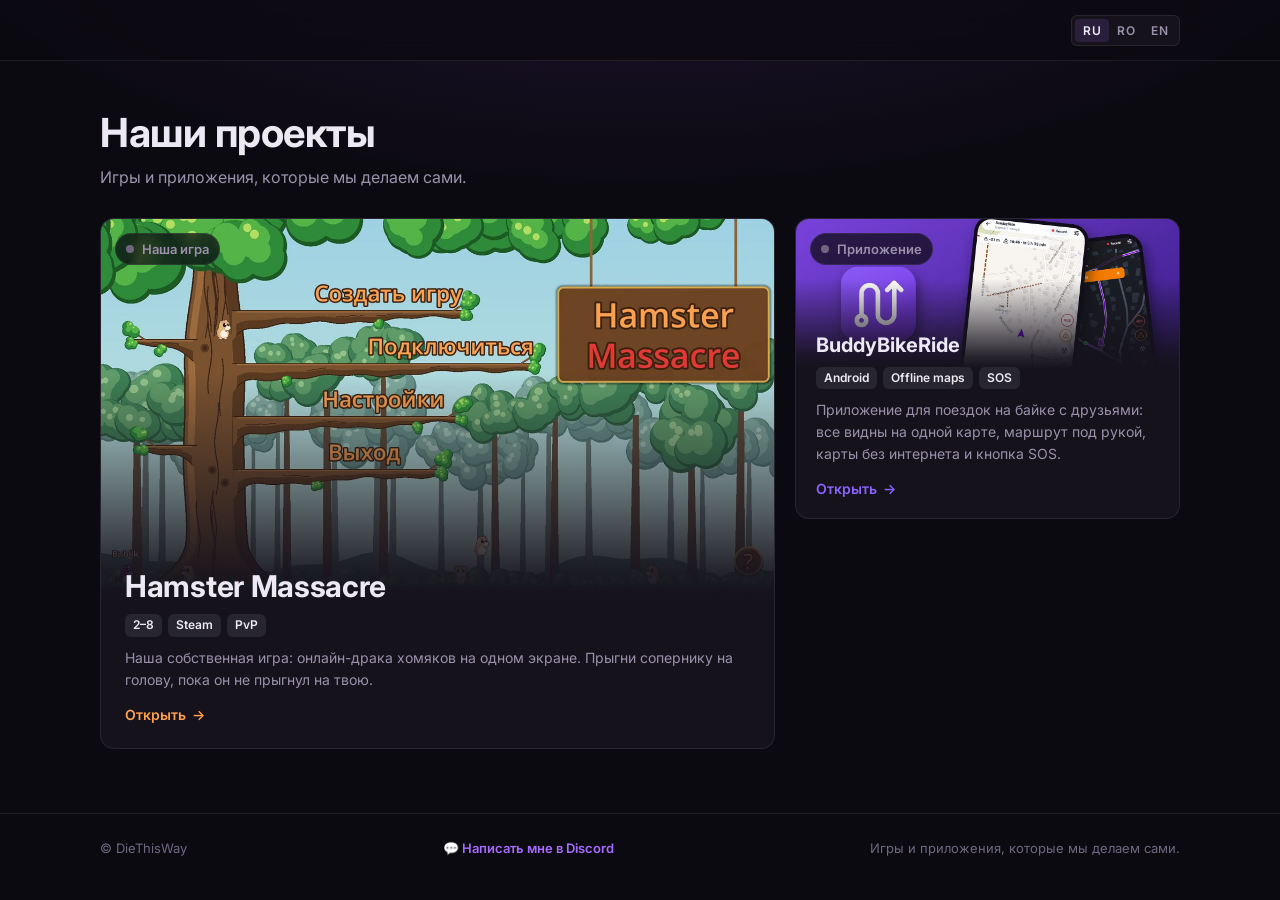
<file: index.html>
<!doctype html>
<html lang="ru">
<head>
    <meta charset="utf-8">
    <meta name="viewport" content="width=device-width, initial-scale=1">
    <title>DieThisWay — проекты</title>
    <meta name="description" content="Hamster Massacre и BuddyBikeRide: игра и приложение, которые мы делаем сами.">
    <meta name="theme-color" content="#0c0a11">
    <link rel="icon" href="/favicon.svg" type="image/svg+xml">
    <link rel="alternate icon" href="/favicon.ico" sizes="any">
    <link rel="apple-touch-icon" href="/favicon-192.png">
    <link rel="preconnect" href="https://fonts.googleapis.com">
    <link rel="preconnect" href="https://fonts.gstatic.com" crossorigin>
    <link rel="stylesheet" href="https://fonts.googleapis.com/css2?family=Inter:wght@400;600;700&family=MedievalSharp&display=swap">
    <link rel="stylesheet" href="/css/site.css">
    <link rel="stylesheet" href="/css/portal.css">
    <script src="/js/common.js" defer></script>
    <script src="/js/ro.js" defer></script>
    <script src="/js/home.js" defer></script>
</head>
<body>
    <header class="site-header">
        <div class="page">
            <span aria-hidden="true"></span>
            <nav class="header-nav" aria-label="Язык" data-i18n-aria="ariaLang">
                <div class="lang-switch" role="group">
                    <button type="button" data-lang="ru">RU</button>
                    <button type="button" data-lang="ro">RO</button>
                    <button type="button" data-lang="en">EN</button>
                </div>
            </nav>
        </div>
    </header>

    <main class="page">
        <section class="intro">
            <h1 data-i18n="projectsTitle">Наши проекты</h1>
            <p class="intro-lead" data-i18n="projectsLead">Игры и приложения, которые мы делаем сами.</p>
        </section>
        <section class="games" id="cards" aria-label="Проекты"></section>
    </main>

    <footer class="site-footer">
        <div class="page">
            <span>© DieThisWay</span>
            <button type="button" class="footer-link" data-discord data-i18n="writeMe">💬 Написать мне в Discord</button>
            <span data-i18n="footerNote">Игры и приложения, которые мы делаем сами.</span>
        </div>
    </footer>
</body>
</html>
</file>
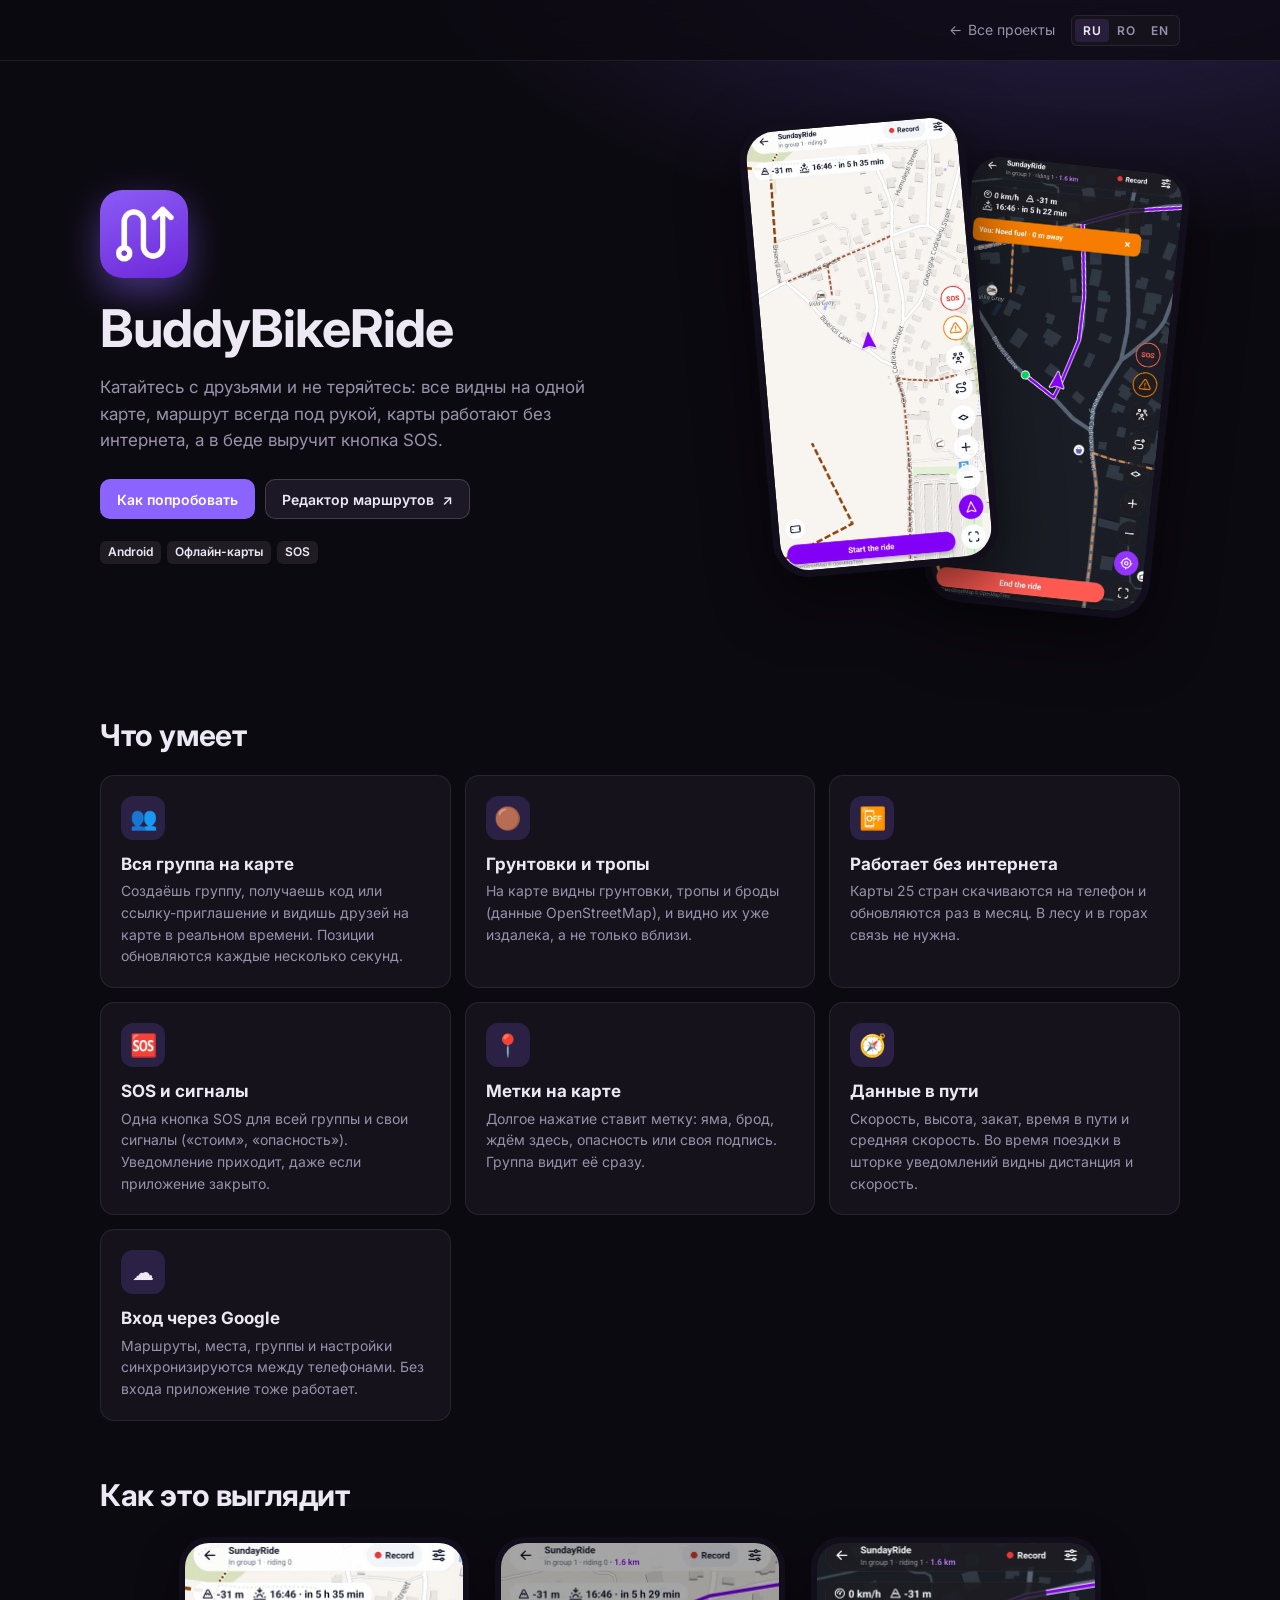
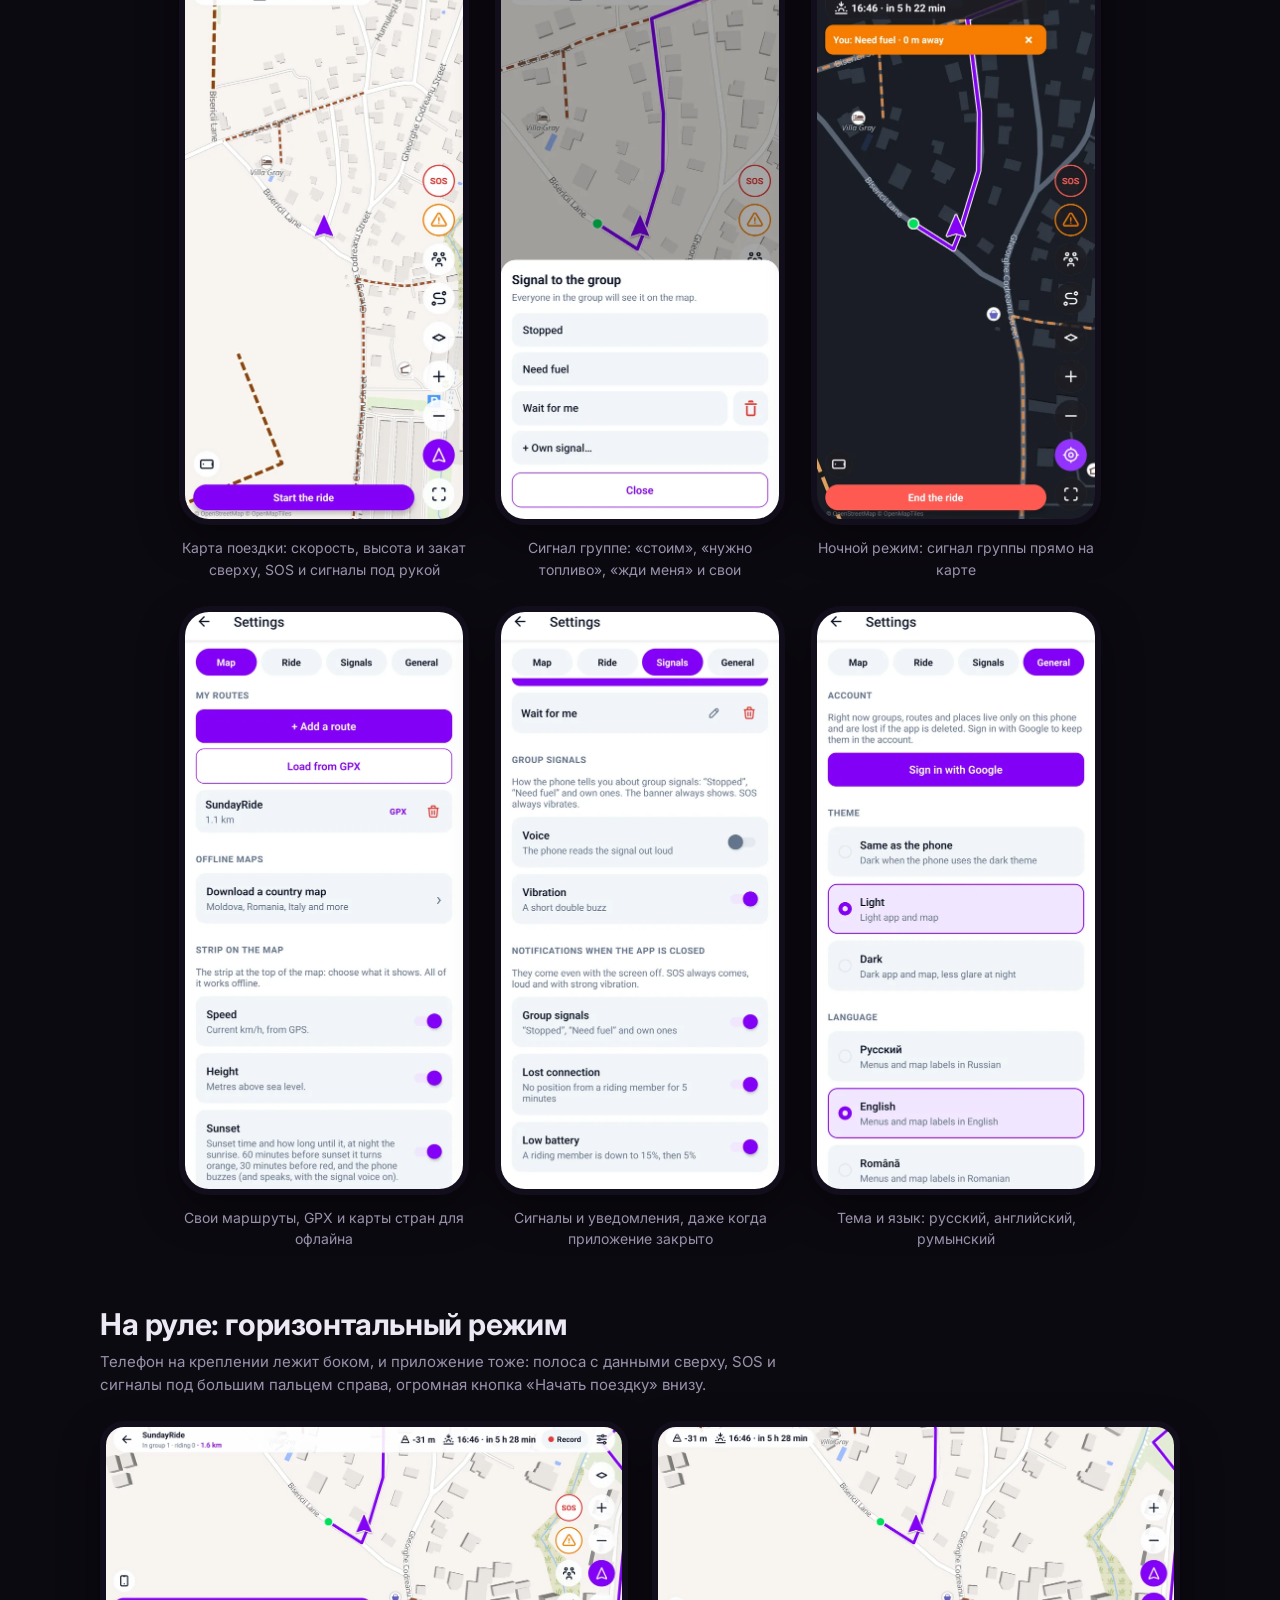
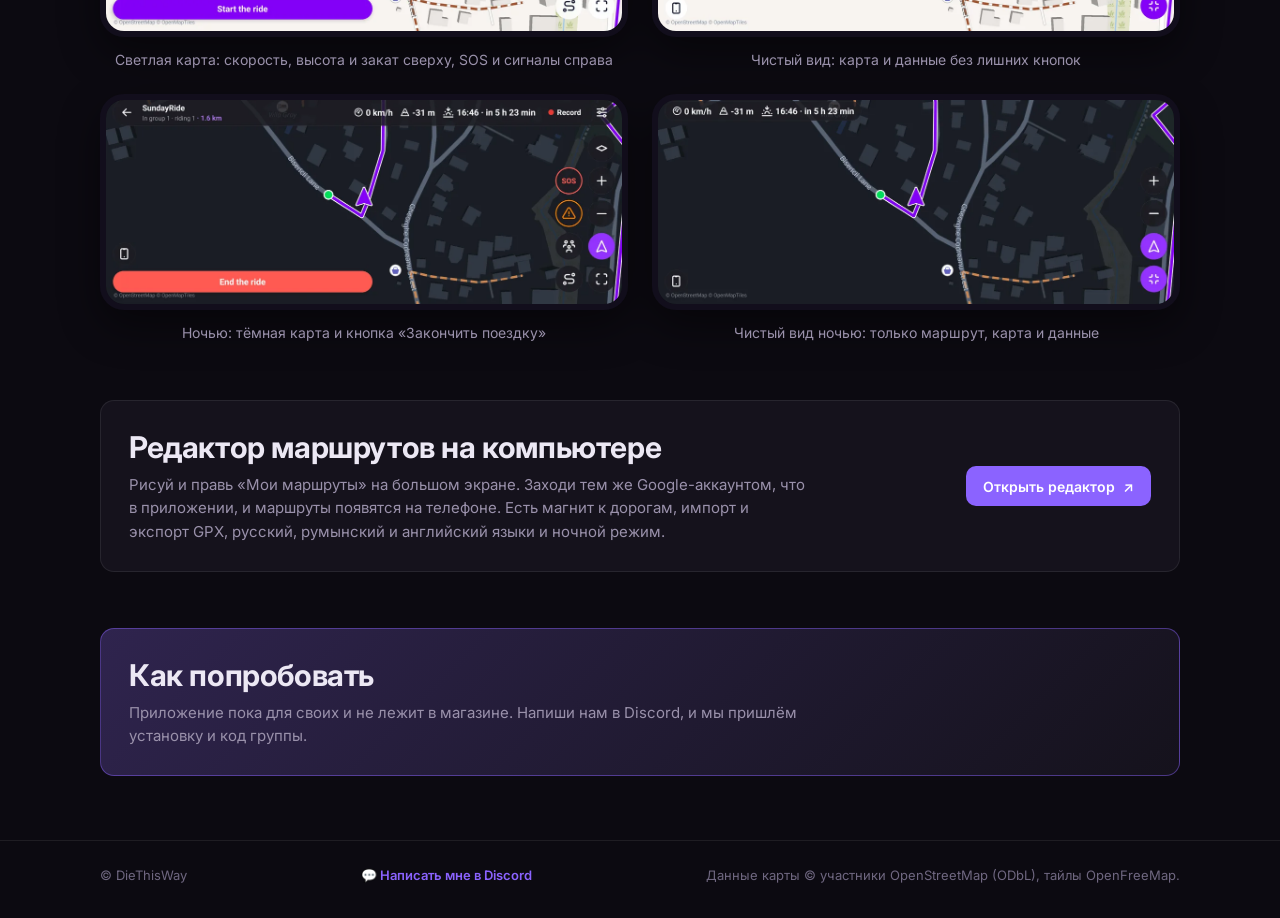
<file: buddybikeride.html>
<!doctype html>
<html lang="ru">
<head>
    <meta charset="utf-8">
    <meta name="viewport" content="width=device-width, initial-scale=1">
    <title>BuddyBikeRide</title>
    <meta name="description" content="BuddyBikeRide — приложение для групповых поездок на байке: друзья на одной карте с грунтовками, маршрутами, офлайн-картами и SOS.">
    <meta name="theme-color" content="#0c0a11">
    <meta property="og:title" content="BuddyBikeRide">
    <meta property="og:description" content="Групповые поездки на байке: все на одной карте, грунтовки, маршруты, офлайн-карты и SOS.">
    <meta property="og:image" content="https://diethisway.github.io/img/bbr/cover.webp">
    <link rel="icon" href="/img/bbr/icon.webp" type="image/webp">
    <link rel="preconnect" href="https://fonts.googleapis.com">
    <link rel="preconnect" href="https://fonts.gstatic.com" crossorigin>
    <link rel="stylesheet" href="https://fonts.googleapis.com/css2?family=Inter:wght@400;600;700&family=MedievalSharp&display=swap">
    <link rel="stylesheet" href="/css/site.css">
    <link rel="stylesheet" href="/css/project.css">
    <script src="/js/common.js" defer></script>
    <script src="/js/ro.js" defer></script>
    <script src="/js/bbr.js" defer></script>
</head>
<body class="project" style="--project-accent:#8b63ff">
    <header class="site-header">
        <div class="page">
            <span aria-hidden="true"></span>
            <nav class="header-nav" aria-label="Навигация" data-i18n-aria="ariaNav">
                <a class="back-link" href="/" aria-label="Все проекты" data-i18n-aria="backToProjects"><span aria-hidden="true">←</span> <span data-i18n="backToProjects">Все проекты</span></a>
                <div class="lang-switch" role="group" aria-label="Язык" data-i18n-aria="ariaLang">
                    <button type="button" data-lang="ru">RU</button>
                    <button type="button" data-lang="ro">RO</button>
                    <button type="button" data-lang="en">EN</button>
                </div>
            </nav>
        </div>
    </header>

    <main>
        <section class="page bbr-hero">
            <div class="hero-copy">
                <img class="app-icon" src="/img/bbr/icon.webp" width="88" height="88" alt="">
                <h1>BuddyBikeRide</h1>
                <p class="hero-lead" data-i18n="bbrLead">Катайтесь с друзьями и не теряйтесь: все видны на одной карте, маршрут всегда под рукой, карты работают без интернета, а в беде выручит кнопка SOS.</p>
                <div class="hero-actions">
                    <a class="btn btn-primary" href="#get" data-i18n="bbrTry">Как попробовать</a>
                    <a class="btn" href="https://diethisway.github.io/BuddyBikeRide-maps/editor/" target="_blank" rel="noopener"><span data-i18n="bbrEditorBtn">Редактор маршрутов</span> <span aria-hidden="true">↗</span></a>
                </div>
                <div class="chips" id="heroChips"></div>
            </div>
            <div class="hero-shots" aria-hidden="true">
                <img class="phone phone-back" src="/img/bbr/s-night.webp" alt="" width="560" height="1161">
                <img class="phone phone-front" src="/img/bbr/s-map.webp" alt="" width="560" height="1161">
            </div>
        </section>

        <section class="page bbr-section" aria-labelledby="featuresTitle">
            <h2 id="featuresTitle" data-i18n="bbrFeatures">Что умеет</h2>
            <div class="features" id="features"></div>
        </section>

        <section class="page bbr-section" aria-labelledby="shotsTitle">
            <h2 id="shotsTitle" data-i18n="bbrShots">Как это выглядит</h2>
            <div class="gallery" id="gallery"></div>
        </section>

        <section class="page bbr-section" aria-labelledby="landscapeTitle">
            <h2 id="landscapeTitle" data-i18n="bbrLandscape">На руле: горизонтальный режим</h2>
            <p class="section-lead" data-i18n="bbrLandscapeText">Телефон на креплении лежит боком, и приложение тоже: полоса с данными сверху, SOS и сигналы под большим пальцем справа, огромная кнопка «Начать поездку» внизу.</p>
            <div class="landscape" id="landscape"></div>
        </section>

        <section class="page bbr-section" aria-labelledby="editorTitle">
            <div class="callout">
                <div>
                    <h2 id="editorTitle" data-i18n="bbrEditorTitle">Редактор маршрутов на компьютере</h2>
                    <p data-i18n="bbrEditorText">Рисуй и правь «Мои маршруты» на большом экране. Заходи тем же Google-аккаунтом, что в приложении, и маршруты появятся на телефоне. Есть магнит к дорогам, импорт и экспорт GPX, русский, румынский и английский языки и ночной режим.</p>
                </div>
                <a class="btn btn-primary" href="https://diethisway.github.io/BuddyBikeRide-maps/editor/" target="_blank" rel="noopener"><span data-i18n="bbrEditorOpen">Открыть редактор</span> <span aria-hidden="true">↗</span></a>
            </div>
        </section>

        <section class="page bbr-section" id="get" aria-labelledby="getTitle">
            <div class="callout callout--accent">
                <div>
                    <h2 id="getTitle" data-i18n="bbrGetTitle">Как попробовать</h2>
                    <p data-i18n="bbrGetText">Приложение пока для своих и не лежит в магазине. Напиши нам в Discord, и мы пришлём установку и код группы.</p>
                </div>
            </div>
        </section>
    </main>

    <footer class="site-footer">
        <div class="page">
            <span>© DieThisWay</span>
            <button type="button" class="footer-link" data-discord data-i18n="writeMe">💬 Написать мне в Discord</button>
            <span data-i18n="bbrCredits">Данные карты © участники OpenStreetMap (ODbL), тайлы OpenFreeMap.</span>
        </div>
    </footer>
</body>
</html>
</file>
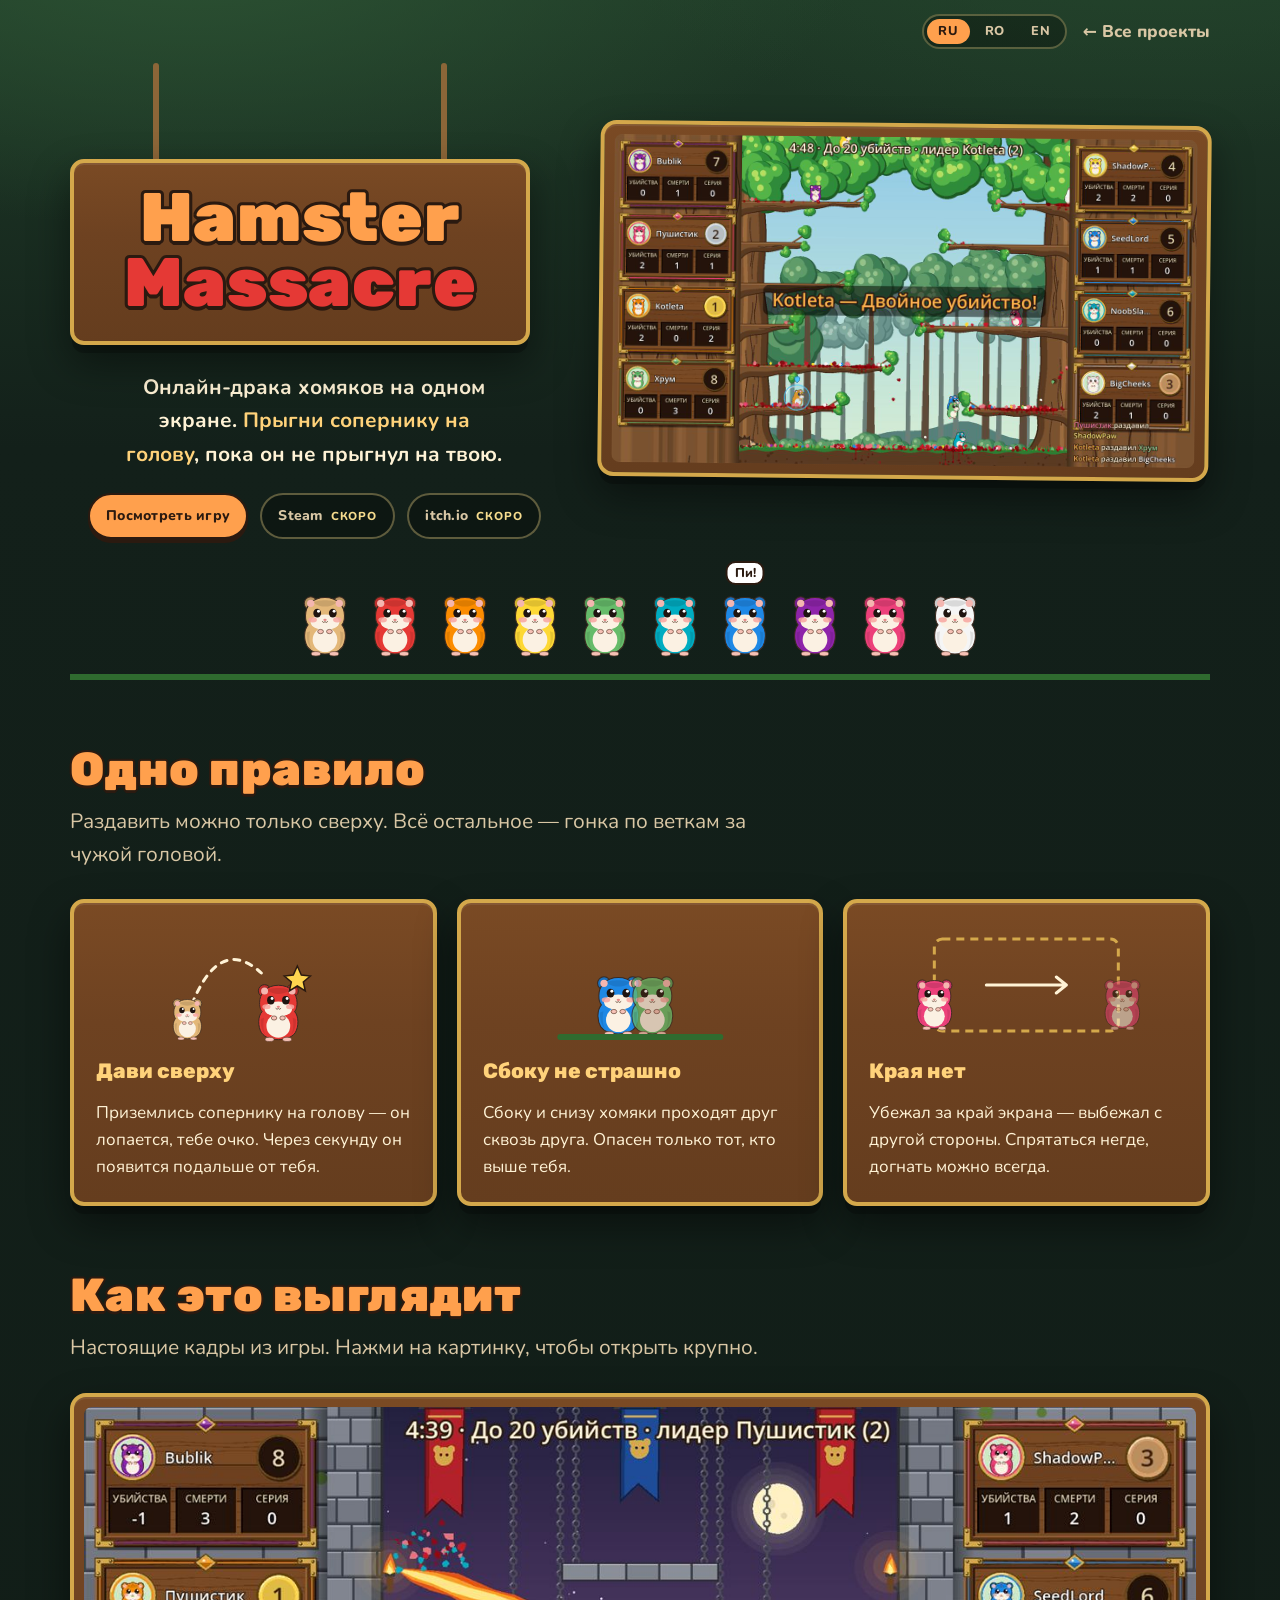
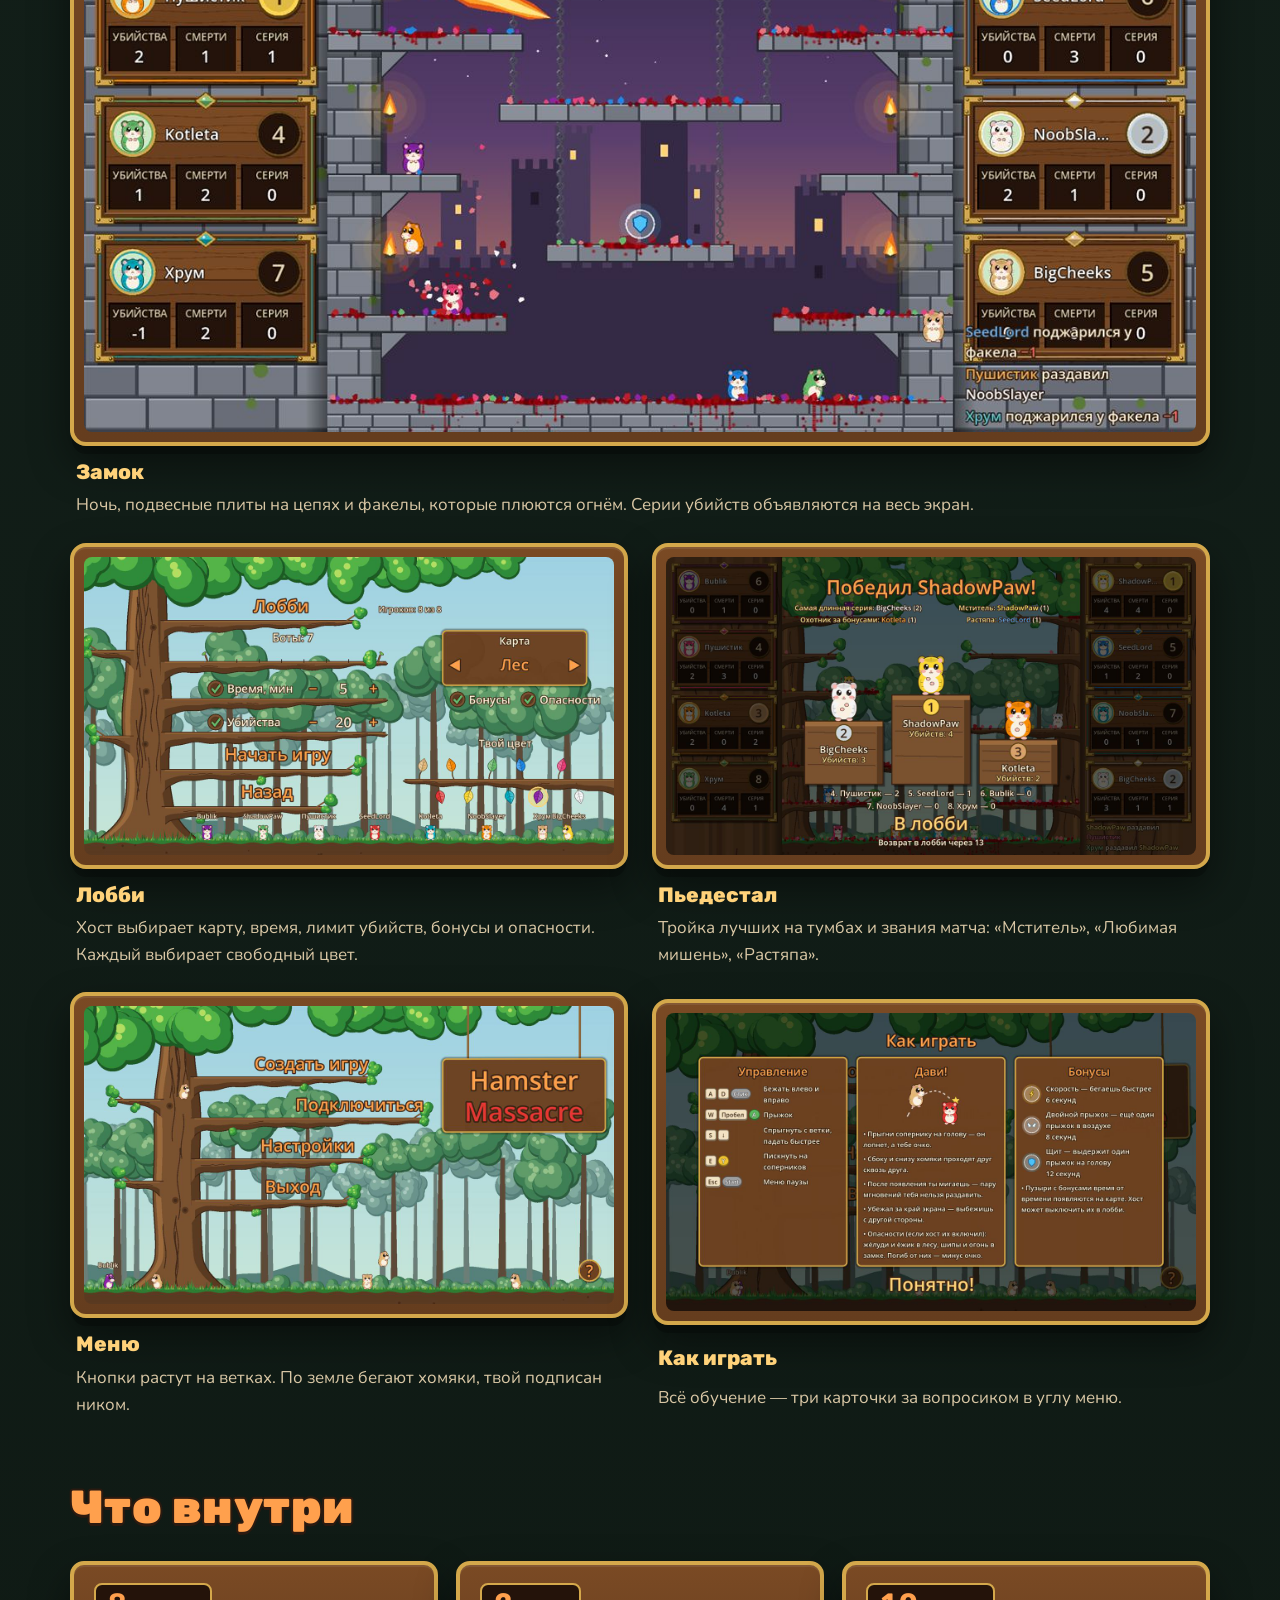
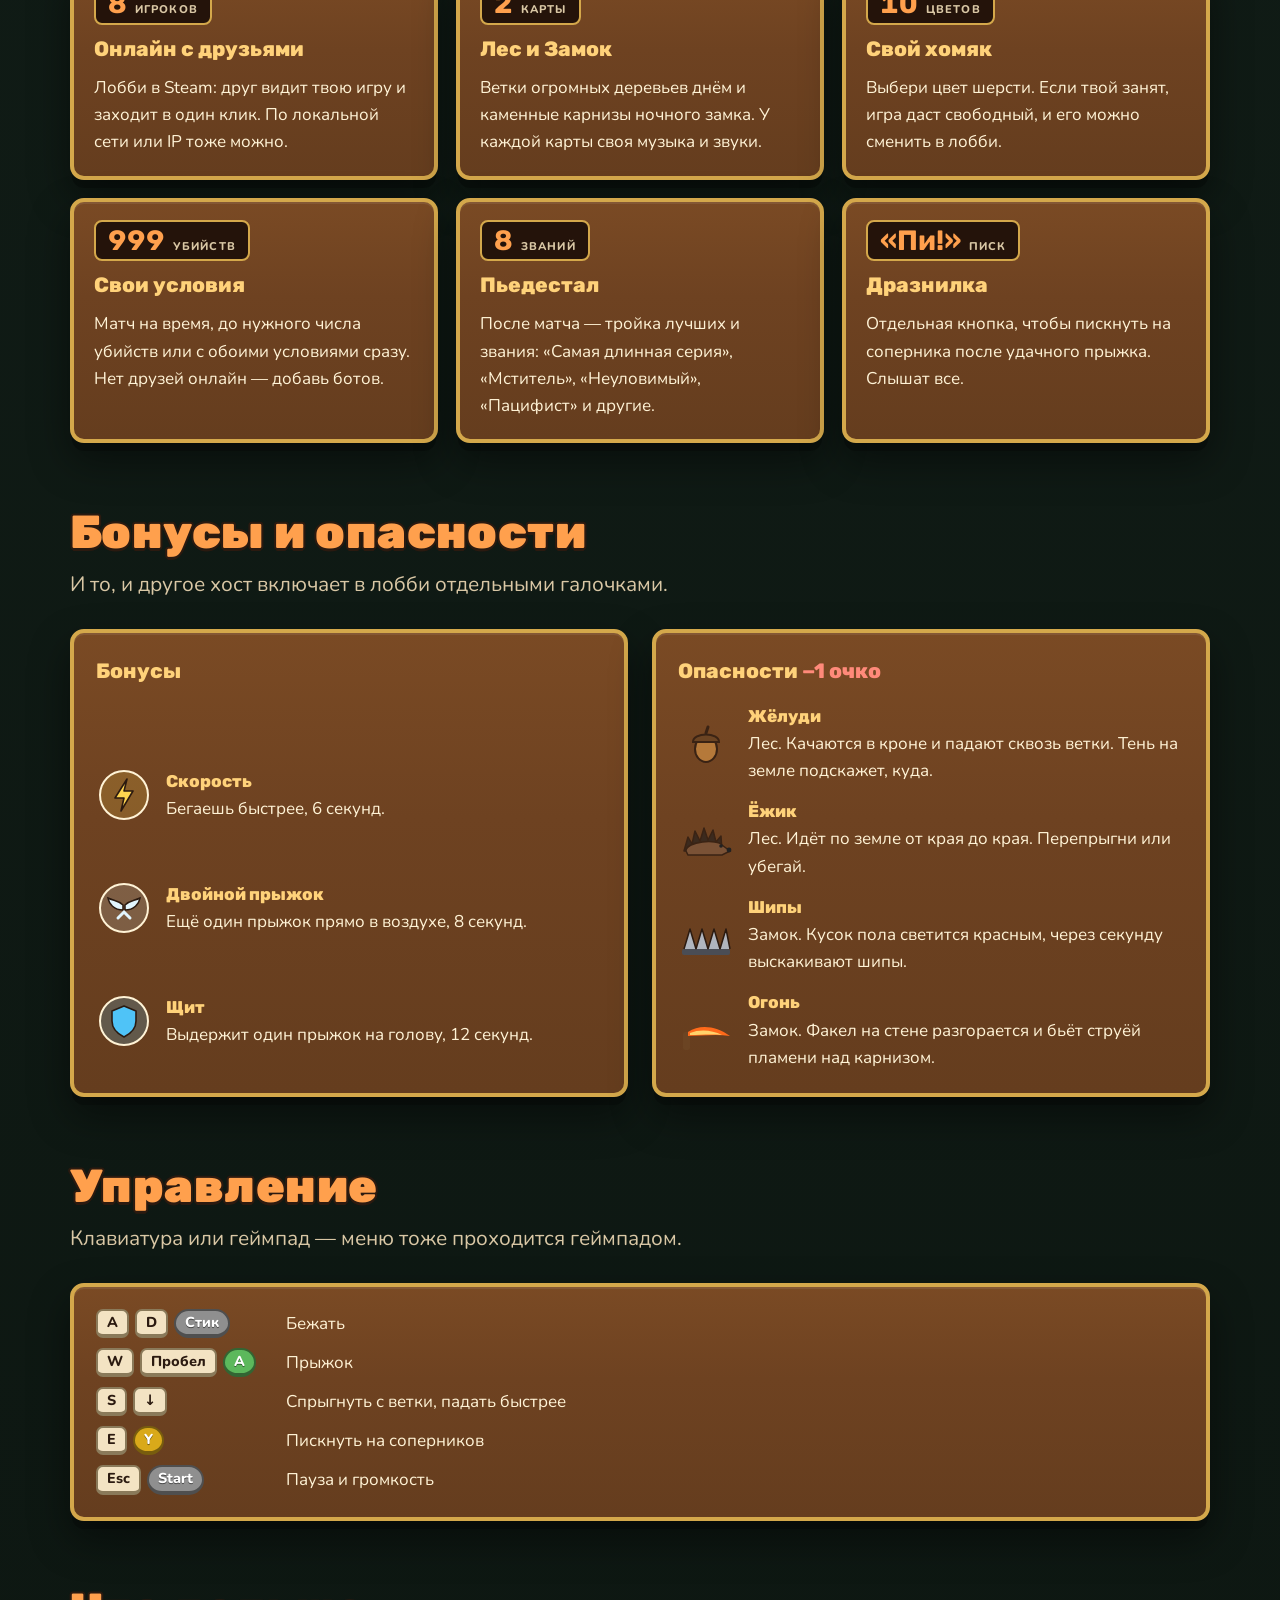
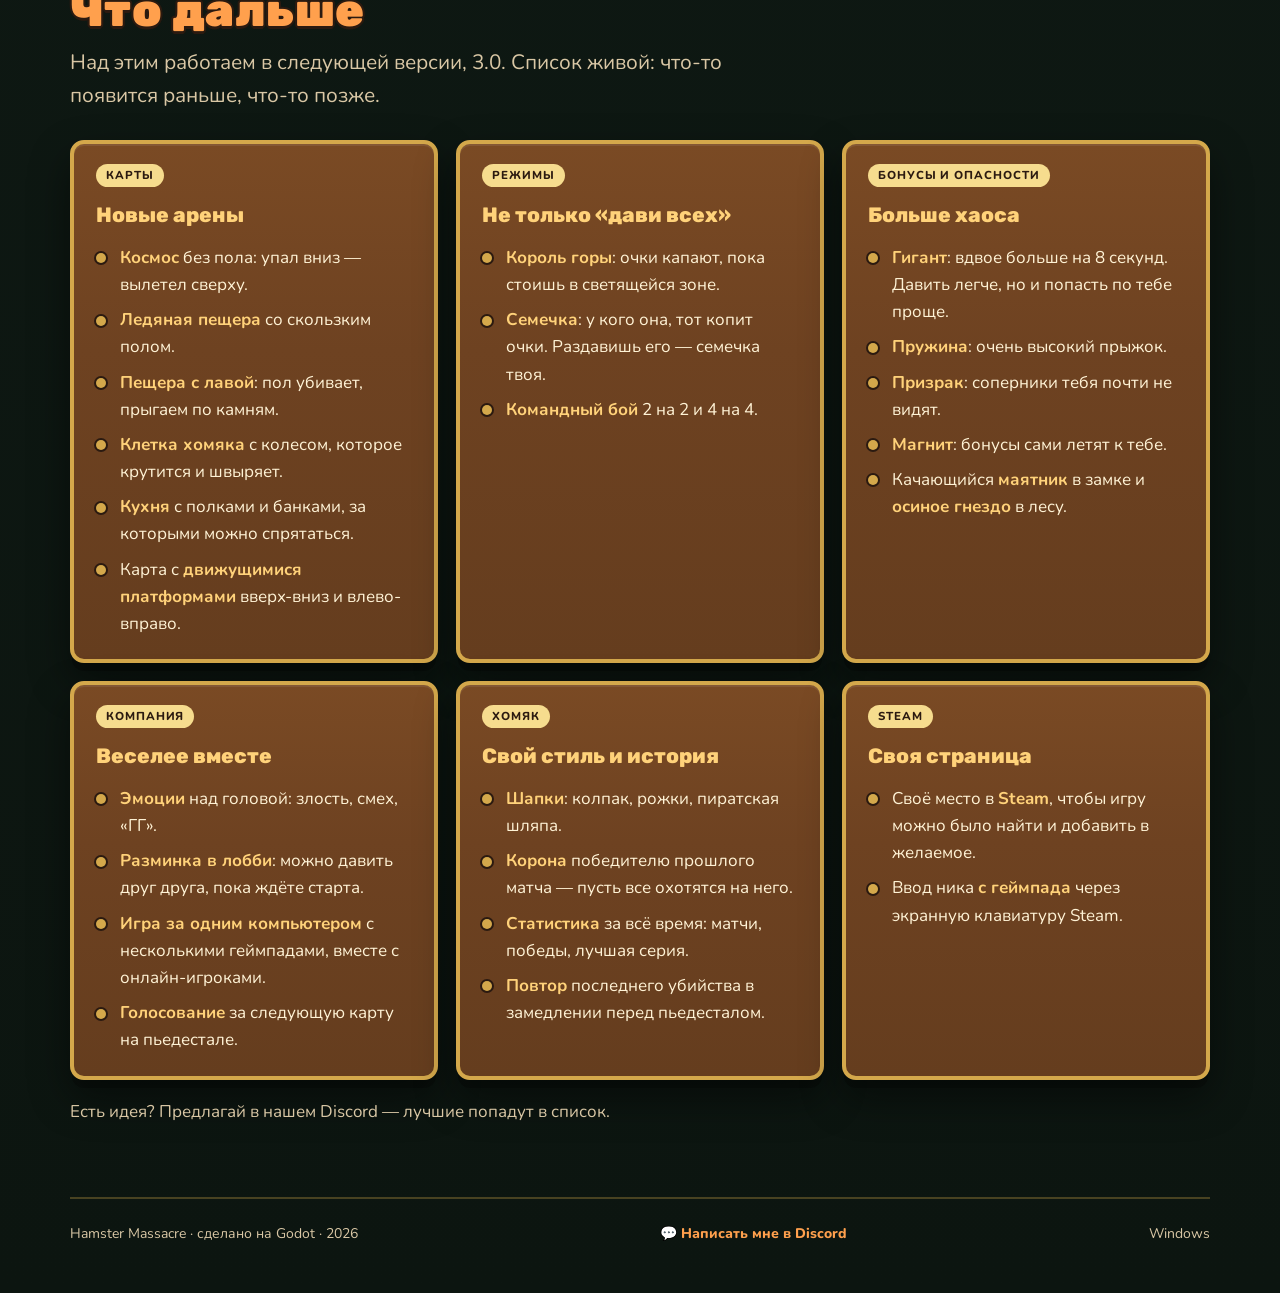
<file: hamster.html>
<!doctype html>
<html lang="ru">
<head>
<meta charset="utf-8">
<meta name="viewport" content="width=device-width, initial-scale=1, viewport-fit=cover">
<meta name="theme-color" content="#13201a">
<title>Hamster Massacre</title>
<meta name="description" content="Онлайн-драка хомяков на одном экране: прыгай сопернику на голову.">
<link rel="icon" href="/favicon-hamster.svg" type="image/svg+xml">
<link rel="preconnect" href="https://fonts.googleapis.com">
<link rel="preconnect" href="https://fonts.gstatic.com" crossorigin>
<link rel="stylesheet" href="https://fonts.googleapis.com/css2?family=Rubik:wght@600;800;900&family=Nunito:wght@500;700;800&display=swap">
<style>
/* Вечерний лес и деревянные таблички из самой игры: одна колонка, скриншоты в рамках-досках */
:root {
  color-scheme: dark;
  --forest: #13201a;        /* фон: лес в сумерках */
  --forest-deep: #0c1510;
  --canopy: #1f3a27;
  --wood: #6e4221;          /* доска таблички */
  --wood-dark: #4a2b14;
  --wood-light: #9a6633;
  --gold: #d4a84b;          /* ободок, как у таблички «Карта» */
  --gold-light: #f6dc8e;
  --title: #ffa04d;         /* оранжевые надписи меню */
  --title-hot: #ffd27a;
  --blood: #e53935;         /* «Massacre» */
  --ink: #2b1a10;           /* обводка надписей */
  --cream: #fff3d6;         /* основной текст */
  --cream-dim: #d9c7a5;
  --font-display: "Rubik", "Arial Rounded MT Bold", "Trebuchet MS", sans-serif;
  --font-body: "Nunito", "Segoe UI", system-ui, sans-serif;
  --step--1: 0.875rem;
  --step-0: 1.0625rem;
  --step-1: 1.3rem;
  --step-2: 1.75rem;
  --step-3: clamp(2rem, 4.2vw, 2.9rem);
  --step-4: clamp(2.8rem, 8vw, 5.4rem);
}

body {
  margin: 0;
  background:
    radial-gradient(60rem 26rem at 15% -4rem, #2c5233 0%, transparent 70%),
    radial-gradient(50rem 22rem at 90% -6rem, #24452c 0%, transparent 70%),
    linear-gradient(180deg, var(--canopy) 0%, var(--forest) 28rem, var(--forest-deep) 100%);
  background-color: var(--forest);
  color: var(--cream);
  font-family: var(--font-body);
  font-size: var(--step-0);
  line-height: 1.6;
}

.page { max-width: 1140px; margin: 0 auto; padding-inline: 20px; padding-block: 0 48px; }

/* Надписи как в игре: жирные, оранжевые, с тёмной обводкой */
.outlined {
  font-family: var(--font-display);
  font-weight: 900;
  color: var(--title);
  -webkit-text-stroke: 0.09em var(--ink);
  paint-order: stroke fill;
  text-shadow: 0 0.06em 0 var(--ink);
  letter-spacing: 0.01em;
}
h2 { font-size: var(--step-3); line-height: 1.1; margin: 0; text-wrap: balance; }
h3 { font-family: var(--font-display); font-weight: 800; font-size: var(--step-1); margin: 0; color: var(--title-hot); text-wrap: balance; }
p { margin: 0; }
a { color: var(--title-hot); }
:focus-visible { outline: 3px solid var(--gold-light); outline-offset: 3px; border-radius: 6px; }

/* Деревянная табличка: рамка с золотым ободком */
.board {
  background: linear-gradient(180deg, #7a4a24, var(--wood) 40%, #653d1e);
  border: 4px solid var(--gold);
  border-radius: 14px;
  box-shadow: 0 10px 0 -2px rgba(0,0,0,.25), 0 18px 40px rgba(0,0,0,.45), inset 0 2px 0 rgba(255,255,255,.08);
}

/* ---------- Шапка: вывеска на верёвках ---------- */
.hero { display: grid; grid-template-columns: minmax(0, 1fr) minmax(0, 1.25fr); gap: 40px; align-items: center; padding-block: 0 24px; }
.sign-wrap { position: relative; padding-top: 96px; justify-self: center; width: min(100%, 460px); }
.rope { position: absolute; top: 0; width: 6px; height: 104px; background: #8c6638; border-radius: 3px; }
.rope.l { left: 18%; } .rope.r { right: 18%; }
.sign {
  position: relative; text-align: center; padding: 22px 18px 26px; container-type: inline-size;
  transform-origin: 50% -96px; animation: swing 4.2s ease-in-out infinite;
}
@keyframes swing { 0%,100% { transform: rotate(-1.2deg); } 50% { transform: rotate(1.2deg); } }
/* Размер надписи - от ширины самой вывески, чтобы «Massacre» всегда помещалось */
.sign h1 { margin: 0; font-size: clamp(2.2rem, 16.5cqi, 5.4rem); line-height: 0.95; }
.sign h1 span { display: block; }
.sign h1 .red { color: var(--blood); }
.tagline { margin-top: 26px; font-size: var(--step-1); font-weight: 700; text-align: center; color: var(--cream); text-wrap: balance; }
.tagline b { color: var(--title-hot); }

.shot-frame { padding: 10px; border-radius: 16px; }
.shot-frame img { display: block; width: 100%; height: auto; border-radius: 8px; }
.hero-shot { transform: rotate(0.6deg); }

.platforms { display: flex; flex-wrap: wrap; gap: 12px; justify-content: center; margin-top: 22px; }
.chip {
  display: inline-flex; align-items: center; gap: 8px; padding: 10px 16px; border-radius: 999px;
  font-weight: 800; font-size: var(--step--1); letter-spacing: 0.02em;
  background: rgba(0,0,0,.28); border: 2px solid rgba(246,220,142,.35); color: var(--cream-dim);
}
.chip .soon { font-size: 0.72rem; text-transform: uppercase; letter-spacing: 0.08em; color: var(--gold-light); }
.chip.main { background: var(--title); color: var(--ink); border-color: var(--ink); box-shadow: 0 4px 0 var(--ink); text-decoration: none; }
.chip.main:hover { background: var(--title-hot); }

/* ---------- Парад хомяков ---------- */
.parade { display: flex; justify-content: center; align-items: flex-end; gap: clamp(4px, 1.6vw, 18px); flex-wrap: wrap; padding-block: 28px 8px; border-bottom: 6px solid #2f6b2f; }
.parade svg { width: clamp(30px, 5vw, 52px); height: auto; animation: hop 1.6s ease-in-out infinite; transform-origin: 50% 100%; }
@keyframes hop { 0%, 60%, 100% { transform: translateY(0); } 30% { transform: translateY(-14px); } }
.bubble-wrap { position: relative; }
.bubble {
  position: absolute; left: 50%; bottom: 100%; transform: translate(-50%, -6px);
  background: #fff; color: var(--ink); border: 2px solid var(--ink); border-radius: 10px;
  font-weight: 800; font-size: 0.8rem; padding: 0 7px; white-space: nowrap;
}

/* ---------- Секции ---------- */
section { padding-block: 64px 0; }
.section-head { display: grid; gap: 10px; margin-bottom: 28px; max-width: 46rem; }
.section-head p { color: var(--cream-dim); font-size: var(--step-1); }

/* Правила */
.rules { display: grid; grid-template-columns: repeat(3, minmax(0, 1fr)); gap: 20px; }
.rule { padding: 22px; display: grid; gap: 10px; align-content: start; }
.rule p { color: var(--cream); }
.rule svg { width: 100%; height: 120px; }

/* Галерея */
.gallery { display: grid; grid-template-columns: repeat(2, minmax(0, 1fr)); gap: 24px; }
.gallery figure { margin: 0; display: grid; gap: 10px; }
.gallery button { padding: 0; border: 0; background: none; cursor: zoom-in; border-radius: 16px; }
.gallery figcaption { display: grid; gap: 2px; padding-inline: 6px; }
.gallery figcaption b { font-family: var(--font-display); font-weight: 800; color: var(--title-hot); font-size: var(--step-1); }
.gallery figcaption span { color: var(--cream-dim); }
.gallery .wide { grid-column: 1 / -1; }

/* Что внутри: карточки как в игре */
.features { display: grid; grid-template-columns: repeat(3, minmax(0, 1fr)); gap: 18px; }
.feat { padding: 18px 20px 20px; display: grid; gap: 8px; align-content: start; }
.feat .stat {
  justify-self: start; display: inline-flex; align-items: baseline; gap: 8px;
  background: #24130a; border: 2px solid var(--gold); border-radius: 8px; padding: 2px 12px;
  font-family: var(--font-display); font-weight: 900; color: var(--title); font-variant-numeric: tabular-nums;
}
.feat .stat small { font-family: var(--font-body); font-weight: 800; font-size: 0.7rem; letter-spacing: 0.1em; text-transform: uppercase; color: var(--cream-dim); }
.feat .stat strong { font-size: var(--step-2); line-height: 1.2; }
.feat p { color: var(--cream); }

/* Бонусы и опасности */
.split { display: grid; grid-template-columns: repeat(2, minmax(0, 1fr)); gap: 24px; }
.list-board { padding: 22px; display: grid; gap: 14px; }
.item { display: grid; grid-template-columns: 56px minmax(0, 1fr); gap: 14px; align-items: center; }
.item svg { width: 56px; height: 56px; }
.item b { display: block; color: var(--title-hot); font-family: var(--font-display); font-weight: 800; }
.item span { color: var(--cream); }
.penalty { color: #ff8a7a; font-weight: 800; }

/* Управление */
.keys { display: grid; gap: 10px; }
.keyrow { display: flex; flex-wrap: wrap; align-items: center; gap: 8px 14px; }
.kbd { display: inline-flex; gap: 6px; flex-wrap: wrap; min-width: 11rem; }
kbd {
  font-family: var(--font-body); font-weight: 800; font-size: 0.9rem; color: var(--ink);
  background: #f3e3c3; border: 2px solid #8a7a5a; border-bottom-width: 4px; border-radius: 7px; padding: 0 9px;
}
kbd.pad { color: #fff; border-radius: 999px; border-color: rgba(0,0,0,.45); text-shadow: 0 1px 0 rgba(0,0,0,.5); }

/* Что дальше: таблички с планами */
.roadmap { display: grid; grid-template-columns: repeat(3, minmax(0, 1fr)); gap: 18px; }
.plan { padding: 20px 22px 22px; display: grid; gap: 12px; align-content: start; }
.plan ul { margin: 0; padding: 0; list-style: none; display: grid; gap: 8px; }
.plan li { display: grid; grid-template-columns: 14px minmax(0, 1fr); gap: 10px; }
.plan li::before { content: ""; width: 10px; height: 10px; margin-top: 0.55em; border-radius: 50%; background: var(--gold); box-shadow: 0 0 0 2px var(--ink); }
.plan li b { color: var(--title-hot); }
.plan .tag { justify-self: start; font-size: 0.72rem; font-weight: 800; letter-spacing: 0.08em; text-transform: uppercase; color: var(--ink); background: var(--gold-light); border-radius: 999px; padding: 2px 10px; }
.roadmap-note { margin-top: 18px; color: var(--cream-dim); }
@media (max-width: 1040px) { .roadmap { grid-template-columns: repeat(2, minmax(0, 1fr)); } }
@media (max-width: 640px) { .roadmap { grid-template-columns: minmax(0, 1fr); } }

/* Переключатель языка RU / EN */
.lang-switch { display: inline-flex; gap: 4px; padding: 3px; border-radius: 999px; background: rgba(0,0,0,.3); border: 2px solid rgba(246,220,142,.3); }
.lang-switch button {
  font: 800 0.8rem/1 var(--font-body); letter-spacing: 0.06em; padding: 6px 11px; border: 0; border-radius: 999px;
  background: transparent; color: var(--cream-dim); cursor: pointer;
}
.lang-switch button[aria-pressed="true"] { background: var(--title); color: var(--ink); }
.topbar-right { display: inline-flex; align-items: center; gap: 16px; flex-wrap: wrap; justify-content: flex-end; }
.langbar { display: flex; justify-content: flex-end; padding-block: 14px 0; }

/* Подвал */
.footer-discord { font: inherit; padding: 0; border: 0; background: none; color: var(--title); font-weight: 800; cursor: pointer; }
.footer-discord:hover { color: var(--title-hot); text-decoration: underline; }
.footer-toast { position: fixed; left: 50%; bottom: 24px; z-index: 50; max-width: min(92vw, 520px); padding: 10px 16px; border-radius: 12px; background: var(--ink); color: var(--cream-dim); border: 2px solid rgba(246,220,142,.4); font-weight: 700; transform: translate(-50%, 12px); opacity: 0; pointer-events: none; transition: opacity .2s, transform .2s; }
.footer-toast.show { opacity: 1; transform: translate(-50%, 0); }
footer { margin-top: 72px; padding-top: 24px; border-top: 2px solid rgba(212,168,75,.3); display: flex; flex-wrap: wrap; gap: 12px 24px; justify-content: space-between; color: var(--cream-dim); font-size: var(--step--1); }

/* Просмотр скриншота */
.viewer { position: fixed; inset: 0; background: rgba(5,10,7,.88); display: grid; place-items: center; padding: 20px; z-index: 10; }
.viewer img { max-width: min(1280px, 100%); max-height: 86vh; border: 4px solid var(--gold); border-radius: 10px; }
.viewer .close { position: absolute; top: calc(14px + env(safe-area-inset-top, 0px)); right: 14px; }
.btn {
  font: 800 var(--step--1)/1 var(--font-body); padding: 12px 16px; border-radius: 10px; cursor: pointer;
  background: var(--title); color: var(--ink); border: 2px solid var(--ink); box-shadow: 0 3px 0 var(--ink);
}

@media (max-width: 860px) {
  .hero { grid-template-columns: minmax(0, 1fr); gap: 24px; }
  .rules, .features { grid-template-columns: minmax(0, 1fr); }
  .gallery, .split { grid-template-columns: minmax(0, 1fr); }
  .hero-shot { transform: none; }
}
@media (min-width: 861px) and (max-width: 1040px) {
  .features { grid-template-columns: repeat(2, minmax(0, 1fr)); }
}
@media (prefers-reduced-motion: reduce) {
  .sign, .parade svg { animation: none; }
}

[hidden] { display: none !important; }
img { max-width: 100%; }

/* Полоска сайта: назад ко всем проектам */
.topbar { display: flex; justify-content: space-between; align-items: center; gap: 12px; padding-block: 14px; }
.topbar a { text-decoration: none; font-weight: 800; color: var(--cream-dim); }
.topbar a:hover { color: var(--title-hot); }
.topbar .brand { font-family: var(--font-display); font-weight: 900; color: var(--cream); letter-spacing: 0.02em; }
</style>
</head>
<body>


<div class="page">
  <nav class="topbar" aria-label="Сайт">
    <span aria-hidden="true"></span>
    <span class="topbar-right">
      <div class="lang-switch" role="group" aria-label="Язык">
        <button type="button" data-lang="ru" aria-pressed="true">RU</button>
        <button type="button" data-lang="ro" aria-pressed="false">RO</button>
        <button type="button" data-lang="en" aria-pressed="false">EN</button>
      </div>
      <a href="/">← Все проекты</a>
    </span>
  </nav>

  <header class="hero">
    <div>
      <div class="sign-wrap">
        <div class="rope l"></div><div class="rope r"></div>
        <div class="sign board">
          <h1 class="outlined"><span>Hamster</span><span class="red">Massacre</span></h1>
        </div>
      </div>
      <p class="tagline">Онлайн-драка хомяков на одном экране. <b>Прыгни сопернику на голову</b>, пока он не прыгнул на твою.</p>
      <div class="platforms" aria-label="Где играть">
        <a class="chip main" href="#gallery">Посмотреть игру</a>
        <span class="chip">Steam <span class="soon">скоро</span></span>
        <span class="chip">itch.io <span class="soon">скоро</span></span>
      </div>
    </div>
    <div class="shot-frame board hero-shot">
      <img src="/img/hamster/forest.jpg" alt="Матч в лесу: восемь хомяков на ветках, надпись «Kotleta — Двойное убийство!», по бокам карточки игроков" width="1280" height="720">
    </div>
  </header>

  <div class="parade" id="parade" aria-hidden="true"></div>

  <section aria-labelledby="rules-title">
    <div class="section-head">
      <h2 id="rules-title" class="outlined">Одно правило</h2>
      <p>Раздавить можно только сверху. Всё остальное — гонка по веткам за чужой головой.</p>
    </div>
    <div class="rules">
      <article class="rule board">
        <svg viewBox="0 0 220 120" role="img" aria-label="Хомяк прыгает на голову другому">
          <path d="M40 104 Q 70 4 118 48" fill="none" stroke="#fff3d6" stroke-width="3" stroke-dasharray="6 7" stroke-linecap="round"/>
          <g transform="translate(26 70) scale(0.9)" class="ham" data-color="#e3b778"></g>
          <g transform="translate(110 54) scale(1.25)" class="ham" data-color="#e53935"></g>
          <path d="M150 50 l4 -9 l4 9 l9 1 l-7 6 l2 9 l-8 -5 l-8 5 l2 -9 l-7 -6 z" fill="#ffd54f" stroke="#2b1a10" stroke-width="1.5"/>
        </svg>
        <h3>Дави сверху</h3>
        <p>Приземлись сопернику на голову — он лопается, тебе очко. Через секунду он появится подальше от тебя.</p>
      </article>
      <article class="rule board">
        <svg viewBox="0 0 220 120" role="img" aria-label="Два хомяка проходят друг сквозь друга">
          <g transform="translate(62 46) scale(1.3)" class="ham" data-color="#1e88e5"></g>
          <g transform="translate(96 46) scale(1.3)" class="ham" data-color="#66bb6a" style="opacity:.75"></g>
          <path d="M30 112 H 190" stroke="#2f6b2f" stroke-width="6" stroke-linecap="round"/>
        </svg>
        <h3>Сбоку не страшно</h3>
        <p>Сбоку и снизу хомяки проходят друг сквозь друга. Опасен только тот, кто выше тебя.</p>
      </article>
      <article class="rule board">
        <svg viewBox="0 0 220 120" role="img" aria-label="Хомяк уходит за край экрана и выходит с другой стороны">
          <rect x="18" y="14" width="184" height="92" rx="8" fill="none" stroke="#d4a84b" stroke-width="3" stroke-dasharray="8 6"/>
          <g transform="translate(-4 50) scale(1.1)" class="ham" data-color="#ec407a"></g>
          <g transform="translate(184 50) scale(1.1)" class="ham" data-color="#ec407a" style="opacity:.55"></g>
          <path d="M70 60 H 150 m -10 -8 l 10 8 l -10 8" fill="none" stroke="#fff3d6" stroke-width="3" stroke-linecap="round" stroke-linejoin="round"/>
        </svg>
        <h3>Края нет</h3>
        <p>Убежал за край экрана — выбежал с другой стороны. Спрятаться негде, догнать можно всегда.</p>
      </article>
    </div>
  </section>

  <section id="gallery" aria-labelledby="gallery-title">
    <div class="section-head">
      <h2 id="gallery-title" class="outlined">Как это выглядит</h2>
      <p>Настоящие кадры из игры. Нажми на картинку, чтобы открыть крупно.</p>
    </div>
    <div class="gallery">
      <figure class="wide">
        <button type="button" data-full="/img/hamster/castle.jpg" aria-label="Открыть скриншот замка крупно">
          <span class="shot-frame board" style="display:block"><img src="/img/hamster/castle.jpg" alt="Ночной замок: факел на стене бьёт струёй огня над каменным карнизом, вокруг хомяки и цепи" width="1280" height="720"></span>
        </button>
        <figcaption><b>Замок</b><span>Ночь, подвесные плиты на цепях и факелы, которые плюются огнём. Серии убийств объявляются на весь экран.</span></figcaption>
      </figure>
      <figure>
        <button type="button" data-full="/img/hamster/lobby.jpg" aria-label="Открыть скриншот лобби крупно">
          <span class="shot-frame board" style="display:block"><img src="/img/hamster/lobby.jpg" alt="Лобби на дереве: боты, время и убийства, выбор карты, бонусы, опасности и цвет" width="1280" height="720"></span>
        </button>
        <figcaption><b>Лобби</b><span>Хост выбирает карту, время, лимит убийств, бонусы и опасности. Каждый выбирает свободный цвет.</span></figcaption>
      </figure>
      <figure>
        <button type="button" data-full="/img/hamster/podium.jpg" aria-label="Открыть скриншот пьедестала крупно">
          <span class="shot-frame board" style="display:block"><img src="/img/hamster/podium.jpg" alt="Пьедестал: три хомяка на тумбах, сверху звания матча" width="1280" height="720"></span>
        </button>
        <figcaption><b>Пьедестал</b><span>Тройка лучших на тумбах и звания матча: «Мститель», «Любимая мишень», «Растяпа».</span></figcaption>
      </figure>
      <figure>
        <button type="button" data-full="/img/hamster/menu.jpg" aria-label="Открыть скриншот меню крупно">
          <span class="shot-frame board" style="display:block"><img src="/img/hamster/menu.jpg" alt="Главное меню: кнопки на ветках большого дерева и вывеска Hamster Massacre" width="1280" height="720"></span>
        </button>
        <figcaption><b>Меню</b><span>Кнопки растут на ветках. По земле бегают хомяки, твой подписан ником.</span></figcaption>
      </figure>
      <figure>
        <button type="button" data-full="/img/hamster/help.jpg" aria-label="Открыть скриншот обучения крупно">
          <span class="shot-frame board" style="display:block"><img src="/img/hamster/help.jpg" alt="Краткое обучение: управление, как давить, бонусы" width="1280" height="720"></span>
        </button>
        <figcaption><b>Как играть</b><span>Всё обучение — три карточки за вопросиком в углу меню.</span></figcaption>
      </figure>
    </div>
  </section>

  <section aria-labelledby="features-title">
    <div class="section-head">
      <h2 id="features-title" class="outlined">Что внутри</h2>
    </div>
    <div class="features">
      <article class="feat board"><span class="stat"><strong>8</strong><small>игроков</small></span><h3>Онлайн с друзьями</h3><p>Лобби в Steam: друг видит твою игру и заходит в один клик. По локальной сети или IP тоже можно.</p></article>
      <article class="feat board"><span class="stat"><strong>2</strong><small>карты</small></span><h3>Лес и Замок</h3><p>Ветки огромных деревьев днём и каменные карнизы ночного замка. У каждой карты своя музыка и звуки.</p></article>
      <article class="feat board"><span class="stat"><strong>10</strong><small>цветов</small></span><h3>Свой хомяк</h3><p>Выбери цвет шерсти. Если твой занят, игра даст свободный, и его можно сменить в лобби.</p></article>
      <article class="feat board"><span class="stat"><strong>999</strong><small>убийств</small></span><h3>Свои условия</h3><p>Матч на время, до нужного числа убийств или с обоими условиями сразу. Нет друзей онлайн — добавь ботов.</p></article>
      <article class="feat board"><span class="stat"><strong>8</strong><small>званий</small></span><h3>Пьедестал</h3><p>После матча — тройка лучших и звания: «Самая длинная серия», «Мститель», «Неуловимый», «Пацифист» и другие.</p></article>
      <article class="feat board"><span class="stat"><strong>«Пи!»</strong><small>писк</small></span><h3>Дразнилка</h3><p>Отдельная кнопка, чтобы пискнуть на соперника после удачного прыжка. Слышат все.</p></article>
    </div>
  </section>

  <section aria-labelledby="extras-title">
    <div class="section-head">
      <h2 id="extras-title" class="outlined">Бонусы и опасности</h2>
      <p>И то, и другое хост включает в лобби отдельными галочками.</p>
    </div>
    <div class="split">
      <div class="list-board board">
        <h3>Бонусы</h3>
        <div class="item">
          <svg viewBox="0 0 56 56" aria-hidden="true"><circle cx="28" cy="28" r="24" fill="rgba(255,213,79,.18)" stroke="#fff3d6" stroke-width="2"/><path d="M31 12 L19 31 h9 l-3 13 l12 -20 h-9 z" fill="#ffd54f" stroke="#2b1a10" stroke-width="1.6" stroke-linejoin="round"/></svg>
          <div><b>Скорость</b><span>Бегаешь быстрее, 6 секунд.</span></div>
        </div>
        <div class="item">
          <svg viewBox="0 0 56 56" aria-hidden="true"><circle cx="28" cy="28" r="24" fill="rgba(225,245,254,.16)" stroke="#fff3d6" stroke-width="2"/><path d="M27 30 C 18 30, 13 24, 12 18 C 18 21, 22 20, 27 25 Z M29 30 C 38 30, 43 24, 44 18 C 38 21, 34 20, 29 25 Z" fill="#e1f5fe" stroke="#2b1a10" stroke-width="1.5"/><path d="M22 38 l6 -6 l6 6" fill="none" stroke="#e1f5fe" stroke-width="3" stroke-linecap="round"/></svg>
          <div><b>Двойной прыжок</b><span>Ещё один прыжок прямо в воздухе, 8 секунд.</span></div>
        </div>
        <div class="item">
          <svg viewBox="0 0 56 56" aria-hidden="true"><circle cx="28" cy="28" r="24" fill="rgba(79,195,247,.2)" stroke="#fff3d6" stroke-width="2"/><path d="M28 13 L40 18 V 28 C 40 36, 34 41, 28 44 C 22 41, 16 36, 16 28 V 18 Z" fill="#4fc3f7" stroke="#2b1a10" stroke-width="1.6" stroke-linejoin="round"/></svg>
          <div><b>Щит</b><span>Выдержит один прыжок на голову, 12 секунд.</span></div>
        </div>
      </div>
      <div class="list-board board">
        <h3>Опасности <span class="penalty">−1 очко</span></h3>
        <div class="item">
          <svg viewBox="0 0 56 56" aria-hidden="true"><ellipse cx="28" cy="33" rx="11" ry="13" fill="#b5793a" stroke="#3a2314" stroke-width="2"/><path d="M15 26 C 15 16, 41 16, 41 26 Z" fill="#6b4423" stroke="#3a2314" stroke-width="2"/><path d="M28 17 l2 -6" stroke="#3a2314" stroke-width="3" stroke-linecap="round"/></svg>
          <div><b>Жёлуди</b><span>Лес. Качаются в кроне и падают сквозь ветки. Тень на земле подскажет, куда.</span></div>
        </div>
        <div class="item">
          <svg viewBox="0 0 56 56" aria-hidden="true"><path d="M6 40 L10 26 L14 33 L17 20 L22 30 L26 17 L30 29 L35 19 L38 31 L43 25 L44 40 Z" fill="#3b2a1e" stroke="#3a2314" stroke-width="1.5" stroke-linejoin="round"/><path d="M8 40 C 8 30, 40 28, 44 34 L 52 40 L 44 44 H 10 Z" fill="#7a5236" stroke="#3a2314" stroke-width="1.5"/><circle cx="51" cy="39" r="2.4" fill="#222"/><circle cx="43" cy="35" r="1.8" fill="#222"/></svg>
          <div><b>Ёжик</b><span>Лес. Идёт по земле от края до края. Перепрыгни или убегай.</span></div>
        </div>
        <div class="item">
          <svg viewBox="0 0 56 56" aria-hidden="true"><rect x="4" y="42" width="48" height="6" rx="2" fill="#4a4d55"/><path d="M6 42 L12 22 L18 42 M18 42 L24 22 L30 42 M30 42 L36 22 L42 42 M42 42 L48 22 L52 42" fill="#b0b5be" stroke="#2b1a10" stroke-width="1.5" stroke-linejoin="round"/></svg>
          <div><b>Шипы</b><span>Замок. Кусок пола светится красным, через секунду выскакивают шипы.</span></div>
        </div>
        <div class="item">
          <svg viewBox="0 0 56 56" aria-hidden="true"><rect x="5" y="30" width="7" height="18" rx="2" fill="#6b4423"/><path d="M10 30 C 22 22, 38 24, 52 34 C 38 32, 22 34, 10 34 Z" fill="#ff6a1a"/><path d="M12 31 C 22 27, 34 28, 44 33 C 34 32, 22 33, 12 33 Z" fill="#ffd36b"/></svg>
          <div><b>Огонь</b><span>Замок. Факел на стене разгорается и бьёт струёй пламени над карнизом.</span></div>
        </div>
      </div>
    </div>
  </section>

  <section aria-labelledby="controls-title">
    <div class="section-head">
      <h2 id="controls-title" class="outlined">Управление</h2>
      <p>Клавиатура или геймпад — меню тоже проходится геймпадом.</p>
    </div>
    <div class="list-board board keys">
      <div class="keyrow"><span class="kbd"><kbd>A</kbd><kbd>D</kbd><kbd class="pad" style="background:#8f8f8f">Стик</kbd></span><span>Бежать</span></div>
      <div class="keyrow"><span class="kbd"><kbd>W</kbd><kbd>Пробел</kbd><kbd class="pad" style="background:#5cb85c">A</kbd></span><span>Прыжок</span></div>
      <div class="keyrow"><span class="kbd"><kbd>S</kbd><kbd>↓</kbd></span><span>Спрыгнуть с ветки, падать быстрее</span></div>
      <div class="keyrow"><span class="kbd"><kbd>E</kbd><kbd class="pad" style="background:#d9a91a">Y</kbd></span><span>Пискнуть на соперников</span></div>
      <div class="keyrow"><span class="kbd"><kbd>Esc</kbd><kbd class="pad" style="background:#8f8f8f">Start</kbd></span><span>Пауза и громкость</span></div>
    </div>
  </section>

  <section aria-labelledby="roadmap-title">
    <div class="section-head">
      <h2 id="roadmap-title" class="outlined">Что дальше</h2>
      <p>Над этим работаем в следующей версии, 3.0. Список живой: что-то появится раньше, что-то позже.</p>
    </div>
    <div class="roadmap">
      <article class="plan board">
        <span class="tag">Карты</span>
        <h3>Новые арены</h3>
        <ul>
          <li><span><b>Космос</b> без пола: упал вниз — вылетел сверху.</span></li>
          <li><span><b>Ледяная пещера</b> со скользким полом.</span></li>
          <li><span><b>Пещера с лавой</b>: пол убивает, прыгаем по камням.</span></li>
          <li><span><b>Клетка хомяка</b> с колесом, которое крутится и швыряет.</span></li>
          <li><span><b>Кухня</b> с полками и банками, за которыми можно спрятаться.</span></li>
          <li><span>Карта с <b>движущимися платформами</b> вверх-вниз и влево-вправо.</span></li>
        </ul>
      </article>
      <article class="plan board">
        <span class="tag">Режимы</span>
        <h3>Не только «дави всех»</h3>
        <ul>
          <li><span><b>Король горы</b>: очки капают, пока стоишь в светящейся зоне.</span></li>
          <li><span><b>Семечка</b>: у кого она, тот копит очки. Раздавишь его — семечка твоя.</span></li>
          <li><span><b>Командный бой</b> 2 на 2 и 4 на 4.</span></li>
        </ul>
      </article>
      <article class="plan board">
        <span class="tag">Бонусы и опасности</span>
        <h3>Больше хаоса</h3>
        <ul>
          <li><span><b>Гигант</b>: вдвое больше на 8 секунд. Давить легче, но и попасть по тебе проще.</span></li>
          <li><span><b>Пружина</b>: очень высокий прыжок.</span></li>
          <li><span><b>Призрак</b>: соперники тебя почти не видят.</span></li>
          <li><span><b>Магнит</b>: бонусы сами летят к тебе.</span></li>
          <li><span>Качающийся <b>маятник</b> в замке и <b>осиное гнездо</b> в лесу.</span></li>
        </ul>
      </article>
      <article class="plan board">
        <span class="tag">Компания</span>
        <h3>Веселее вместе</h3>
        <ul>
          <li><span><b>Эмоции</b> над головой: злость, смех, «ГГ».</span></li>
          <li><span><b>Разминка в лобби</b>: можно давить друг друга, пока ждёте старта.</span></li>
          <li><span><b>Игра за одним компьютером</b> с несколькими геймпадами, вместе с онлайн-игроками.</span></li>
          <li><span><b>Голосование</b> за следующую карту на пьедестале.</span></li>
        </ul>
      </article>
      <article class="plan board">
        <span class="tag">Хомяк</span>
        <h3>Свой стиль и история</h3>
        <ul>
          <li><span><b>Шапки</b>: колпак, рожки, пиратская шляпа.</span></li>
          <li><span><b>Корона</b> победителю прошлого матча — пусть все охотятся на него.</span></li>
          <li><span><b>Статистика</b> за всё время: матчи, победы, лучшая серия.</span></li>
          <li><span><b>Повтор</b> последнего убийства в замедлении перед пьедесталом.</span></li>
        </ul>
      </article>
      <article class="plan board">
        <span class="tag">Steam</span>
        <h3>Своя страница</h3>
        <ul>
          <li><span>Своё место в <b>Steam</b>, чтобы игру можно было найти и добавить в желаемое.</span></li>
          <li><span>Ввод ника <b>с геймпада</b> через экранную клавиатуру Steam.</span></li>
        </ul>
      </article>
    </div>
    <p class="roadmap-note">Есть идея? Предлагай в нашем Discord — лучшие попадут в список.</p>
  </section>

  <footer>
    <span>Hamster Massacre · сделано на Godot · 2026</span>
    <button type="button" class="footer-discord" id="discord-btn">💬 Написать мне в Discord</button>
    <span>Windows</span>
  </footer>
</div>

<div class="viewer" id="viewer" hidden role="dialog" aria-modal="true" aria-label="Скриншот крупно">
  <button type="button" class="btn close" id="viewer-close">Закрыть</button>
  <img id="viewer-img" alt="">
</div>

<script>
// Хомяк из игры: шерсть умножается на цвет игрока (как self_modulate в Godot), детали поверх не красятся
const SHADES = { fur: 1, head: 0.886, ear: 0.824, side: 0.902 };
function mul(hex, k) {
  const n = parseInt(hex.slice(1), 16);
  const ch = [(n >> 16) & 255, (n >> 8) & 255, n & 255].map(v => Math.round(v * k));
  return "rgb(" + ch.join(",") + ")";
}
function hamster(color) {
  const c = k => mul(color, k);
  const body = "M20 5 C 30 5, 35 12, 35 19 C 35 23, 34 25, 33 26 C 36.5 30, 36.5 38, 33.5 43 C 30.5 47, 25.5 48.5, 20 48.5 C 14.5 48.5, 9.5 47, 6.5 43 C 3.5 38, 3.5 30, 7 26 C 6 25, 5 23, 5 19 C 5 12, 10 5, 20 5 Z";
  return `
  <g stroke="#3b2a20" stroke-width="0.8"><circle cx="9" cy="9.5" r="5" fill="${c(SHADES.ear)}"/><circle cx="31" cy="9.5" r="5" fill="${c(SHADES.ear)}"/></g>
  <path d="${body}" fill="${c(SHADES.fur)}"/>
  <path d="M11 9 C 14 6.5, 26 6.5, 29 9 C 26 11, 23 12, 20 12 C 17 12, 14 11, 11 9 Z" fill="${c(SHADES.head)}"/>
  <path d="M6 32 C 5.5 37, 7 42, 10 45 C 8 42, 7.5 37, 8.5 31 Z" fill="${c(SHADES.side)}"/>
  <path d="M34 32 C 34.5 37, 33 42, 30 45 C 32 42, 32.5 37, 31.5 31 Z" fill="${c(SHADES.side)}"/>
  <path d="${body}" fill="none" stroke="#3b2a20" stroke-width="0.8" stroke-linejoin="round"/>
  <circle cx="9" cy="9.5" r="2.8" fill="#F4B6B0"/><circle cx="31" cy="9.5" r="2.8" fill="#F4B6B0"/>
  <ellipse cx="20" cy="24" rx="11" ry="6" fill="#FBF1E3"/><ellipse cx="20" cy="37.5" rx="9.5" ry="9.5" fill="#FBF1E3"/>
  <ellipse cx="10.5" cy="22.2" rx="3.3" ry="2" fill="#F7A6A0" opacity="0.85"/><ellipse cx="29.5" cy="22.2" rx="3.3" ry="2" fill="#F7A6A0" opacity="0.85"/>
  <ellipse cx="14" cy="17" rx="3" ry="3.4" fill="#1f1410"/><ellipse cx="26" cy="17" rx="3" ry="3.4" fill="#1f1410"/>
  <circle cx="15" cy="15.6" r="1.15" fill="#fff"/><circle cx="27" cy="15.6" r="1.15" fill="#fff"/>
  <ellipse cx="20" cy="22.2" rx="1.3" ry="0.9" fill="#E88A8A"/>
  <path d="M18 23.6 Q 19 24.9 20 23.6 Q 21 24.9 22 23.6" fill="none" stroke="#5a3a2a" stroke-width="0.6" stroke-linecap="round"/>
  <ellipse cx="16.6" cy="31.2" rx="2.2" ry="1.65" fill="#F6C1B6" stroke="#5a3a2a" stroke-width="0.5"/>
  <ellipse cx="23.4" cy="31.2" rx="2.2" ry="1.65" fill="#F6C1B6" stroke="#5a3a2a" stroke-width="0.5"/>
  <ellipse cx="13" cy="48.3" rx="3.6" ry="1.7" fill="#F6C1B6" stroke="#5a3a2a" stroke-width="0.5"/>
  <ellipse cx="27" cy="48.3" rx="3.6" ry="1.7" fill="#F6C1B6" stroke="#5a3a2a" stroke-width="0.5"/>`;
}

// Хомяки на картинках правил
document.querySelectorAll("g.ham").forEach(g => { g.innerHTML = hamster(g.dataset.color); });

// Парад всех десяти цветов игры; один пищит
const COLORS = ["#e3b778", "#e53935", "#fb8c00", "#fdd835", "#66bb6a", "#00acc1", "#1e88e5", "#8e24aa", "#ec407a", "#f5f5f5"];
const parade = document.getElementById("parade");
COLORS.forEach((color, i) => {
  const wrap = document.createElement("div");
  wrap.className = "bubble-wrap";
  wrap.innerHTML = `<svg viewBox="0 0 40 51" style="animation-delay:${(i * 0.16).toFixed(2)}s">${hamster(color)}</svg>` +
    (i === 6 ? '<span class="bubble">Пи!</span>' : "");
  parade.appendChild(wrap);
});

// Скриншот крупно
const viewer = document.getElementById("viewer");
const viewerImg = document.getElementById("viewer-img");
let lastButton = null;
function openViewer(btn) {
  lastButton = btn;
  viewerImg.src = btn.dataset.full;
  viewerImg.alt = btn.querySelector("img").alt;
  viewer.hidden = false;
  document.getElementById("viewer-close").focus();
}
function closeViewer() {
  viewer.hidden = true;
  if (lastButton) lastButton.focus();
}
document.querySelectorAll(".gallery button").forEach(b => b.addEventListener("click", () => openViewer(b)));
document.getElementById("viewer-close").addEventListener("click", closeViewer);
viewer.addEventListener("click", e => { if (e.target === viewer) closeViewer(); });
document.addEventListener("keydown", e => { if (e.key === "Escape" && !viewer.hidden) closeViewer(); });

// --- Русский / английский: русский текст в разметке, английский подставляем по точному совпадению фразы ---
const EN = {
  "← Все проекты": "← All projects", "Сайт": "Site", "Язык": "Language",
  "Онлайн-драка хомяков на одном экране.": "A single-screen online hamster brawl.",
  "Прыгни сопернику на голову": "Jump on your rival's head",
  ", пока он не прыгнул на твою.": ", before they jump on yours.",
  "Где играть": "Where to play", "Посмотреть игру": "See the game", "скоро": "soon",
  "Матч в лесу: восемь хомяков на ветках, надпись «Kotleta — Двойное убийство!», по бокам карточки игроков": "A forest match: eight hamsters on the branches, a “Kotleta — Double kill!” banner and player cards on both sides",
  "Одно правило": "One rule",
  "Раздавить можно только сверху. Всё остальное — гонка по веткам за чужой головой.": "You can only squash from above. Everything else is a race through the branches for someone's head.",
  "Хомяк прыгает на голову другому": "A hamster jumps on another one's head",
  "Дави сверху": "Stomp from above",
  "Приземлись сопернику на голову — он лопается, тебе очко. Через секунду он появится подальше от тебя.": "Land on a rival's head: they pop and you score. A second later they respawn away from you.",
  "Два хомяка проходят друг сквозь друга": "Two hamsters pass through each other",
  "Сбоку не страшно": "Sides are safe",
  "Сбоку и снизу хомяки проходят друг сквозь друга. Опасен только тот, кто выше тебя.": "From the side and from below, hamsters pass right through each other. Only the one above you is dangerous.",
  "Хомяк уходит за край экрана и выходит с другой стороны": "A hamster runs off one edge and comes back on the other",
  "Края нет": "No edges",
  "Убежал за край экрана — выбежал с другой стороны. Спрятаться негде, догнать можно всегда.": "Run off the edge of the screen and you come out on the other side. Nowhere to hide, and always someone to catch.",
  "Как это выглядит": "What it looks like",
  "Настоящие кадры из игры. Нажми на картинку, чтобы открыть крупно.": "Real in-game shots. Click a picture to open it full size.",
  "Открыть скриншот замка крупно": "Open the castle screenshot full size",
  "Открыть скриншот лобби крупно": "Open the lobby screenshot full size",
  "Открыть скриншот пьедестала крупно": "Open the podium screenshot full size",
  "Открыть скриншот меню крупно": "Open the menu screenshot full size",
  "Открыть скриншот обучения крупно": "Open the tutorial screenshot full size",
  "Ночной замок: факел на стене бьёт струёй огня над каменным карнизом, вокруг хомяки и цепи": "Night castle: a wall torch blasts a jet of fire over a stone ledge, with hamsters and chains around",
  "Лобби на дереве: боты, время и убийства, выбор карты, бонусы, опасности и цвет": "The lobby on a tree: bots, time and kills, map choice, bonuses, hazards and color",
  "Пьедестал: три хомяка на тумбах, сверху звания матча": "The podium: three hamsters on pedestals with match titles above",
  "Главное меню: кнопки на ветках большого дерева и вывеска Hamster Massacre": "Main menu: buttons on the branches of a big tree and the Hamster Massacre sign",
  "Краткое обучение: управление, как давить, бонусы": "Quick tutorial: controls, how to squash, bonuses",
  "Замок": "Castle",
  "Ночь, подвесные плиты на цепях и факелы, которые плюются огнём. Серии убийств объявляются на весь экран.": "Night, slabs hanging on chains and torches that spit fire. Kill streaks are announced across the whole screen.",
  "Лобби": "Lobby",
  "Хост выбирает карту, время, лимит убийств, бонусы и опасности. Каждый выбирает свободный цвет.": "The host picks the map, time, kill limit, bonuses and hazards. Everyone picks a free color.",
  "Пьедестал": "Podium",
  "Тройка лучших на тумбах и звания матча: «Мститель», «Любимая мишень», «Растяпа».": "The top three on pedestals and match titles like Avenger, Favourite target and Clumsy.",
  "Меню": "Menu",
  "Кнопки растут на ветках. По земле бегают хомяки, твой подписан ником.": "Buttons grow on branches. Hamsters run around below, and yours shows your nickname.",
  "Как играть": "How to play",
  "Всё обучение — три карточки за вопросиком в углу меню.": "The whole tutorial is three cards behind the question mark in the menu corner.",
  "Что внутри": "What's inside",
  "игроков": "players", "Онлайн с друзьями": "Online with friends",
  "Лобби в Steam: друг видит твою игру и заходит в один клик. По локальной сети или IP тоже можно.": "Steam lobbies: a friend sees your game and joins in one click. LAN and direct IP work too.",
  "карты": "maps", "Лес и Замок": "Forest and Castle",
  "Ветки огромных деревьев днём и каменные карнизы ночного замка. У каждой карты своя музыка и звуки.": "Giant tree branches by day and the stone ledges of a castle at night. Each map has its own music and sounds.",
  "цветов": "colors", "Свой хомяк": "Your hamster",
  "Выбери цвет шерсти. Если твой занят, игра даст свободный, и его можно сменить в лобби.": "Pick a fur color. If yours is taken, the game gives you a free one, and you can change it in the lobby.",
  "убийств": "kills", "Свои условия": "Your rules",
  "Матч на время, до нужного числа убийств или с обоими условиями сразу. Нет друзей онлайн — добавь ботов.": "Play on time, to a kill limit, or both at once. No friends online? Add bots.",
  "званий": "titles",
  "После матча — тройка лучших и звания: «Самая длинная серия», «Мститель», «Неуловимый», «Пацифист» и другие.": "After the match: the top three and titles like Longest streak, Avenger, Untouchable, Pacifist and more.",
  "«Пи!»": "“Squeak!”", "писк": "squeak", "Дразнилка": "Taunt",
  "Отдельная кнопка, чтобы пискнуть на соперника после удачного прыжка. Слышат все.": "A button just for squeaking at a rival after a good stomp. Everyone hears it.",
  "Бонусы и опасности": "Bonuses and hazards",
  "И то, и другое хост включает в лобби отдельными галочками.": "The host turns each of them on with its own checkbox in the lobby.",
  "Бонусы": "Bonuses", "Скорость": "Speed", "Бегаешь быстрее, 6 секунд.": "Run faster for 6 seconds.",
  "Двойной прыжок": "Double jump", "Ещё один прыжок прямо в воздухе, 8 секунд.": "One more jump in mid-air, for 8 seconds.",
  "Щит": "Shield", "Выдержит один прыжок на голову, 12 секунд.": "Survives one stomp on the head, lasts 12 seconds.",
  "Опасности": "Hazards", "−1 очко": "−1 point",
  "Жёлуди": "Acorns", "Лес. Качаются в кроне и падают сквозь ветки. Тень на земле подскажет, куда.": "Forest. They wobble in the canopy and drop through the branches. A shadow on the ground shows where.",
  "Ёжик": "Hedgehog", "Лес. Идёт по земле от края до края. Перепрыгни или убегай.": "Forest. It walks along the ground from edge to edge. Jump over it or run.",
  "Шипы": "Spikes", "Замок. Кусок пола светится красным, через секунду выскакивают шипы.": "Castle. A floor section glows red, and a second later spikes pop out.",
  "Огонь": "Fire", "Замок. Факел на стене разгорается и бьёт струёй пламени над карнизом.": "Castle. A wall torch flares up and blasts a jet of fire over its ledge.",
  "Управление": "Controls", "Клавиатура или геймпад — меню тоже проходится геймпадом.": "Keyboard or gamepad. The menus work with a gamepad too.",
  "Стик": "Stick", "Бежать": "Run", "Пробел": "Space", "Прыжок": "Jump",
  "Спрыгнуть с ветки, падать быстрее": "Drop through a branch, fall faster",
  "Пискнуть на соперников": "Squeak at your rivals", "Пауза и громкость": "Pause and volume",
  "Что дальше": "What's next",
  "Над этим работаем в следующей версии, 3.0. Список живой: что-то появится раньше, что-то позже.": "This is what we're working on for the next version, 3.0. The list keeps changing: some things will land sooner, some later.",
  "Карты": "Maps", "Новые арены": "New arenas",
  "Космос": "Space", "без пола: упал вниз — вылетел сверху.": "with no floor: fall off the bottom, drop in from the top.",
  "Ледяная пещера": "Ice cave", "со скользким полом.": "with a slippery floor.",
  "Пещера с лавой": "Lava cave", ": пол убивает, прыгаем по камням.": ": the floor kills, so hop across the rocks.",
  "Клетка хомяка": "Hamster cage", "с колесом, которое крутится и швыряет.": "with a wheel that spins and flings you.",
  "Кухня": "Kitchen", "с полками и банками, за которыми можно спрятаться.": "with shelves and jars to hide behind.",
  "Карта с": "A map with", "движущимися платформами": "moving platforms", "вверх-вниз и влево-вправо.": "going up, down, left and right.",
  "Режимы": "Modes", "Не только «дави всех»": "More than squash-everyone",
  "Король горы": "King of the hill", ": очки капают, пока стоишь в светящейся зоне.": ": score while you stand in the glowing zone.",
  "Семечка": "Seed", ": у кого она, тот копит очки. Раздавишь его — семечка твоя.": ": whoever holds it scores. Squash them and the seed is yours.",
  "Командный бой": "Team battle", "2 на 2 и 4 на 4.": "2v2 and 4v4.",
  "Больше хаоса": "More chaos",
  "Гигант": "Giant", ": вдвое больше на 8 секунд. Давить легче, но и попасть по тебе проще.": ": twice the size for 8 seconds. Easier to squash others, easier to get hit.",
  "Пружина": "Spring", ": очень высокий прыжок.": ": a very high jump.",
  "Призрак": "Ghost", ": соперники тебя почти не видят.": ": rivals can barely see you.",
  "Магнит": "Magnet", ": бонусы сами летят к тебе.": ": bonuses fly to you.",
  "Качающийся": "A swinging", "маятник": "pendulum", "в замке и": "in the castle and a", "осиное гнездо": "wasp nest", "в лесу.": "in the forest.",
  "Компания": "Friends", "Веселее вместе": "Better together",
  "Эмоции": "Emotes", "над головой: злость, смех, «ГГ».": "above your head: angry, laughing, “GG”.",
  "Разминка в лобби": "Lobby warm-up", ": можно давить друг друга, пока ждёте старта.": ": squash each other while you wait for the start.",
  "Игра за одним компьютером": "Couch play", "с несколькими геймпадами, вместе с онлайн-игроками.": "with several gamepads on one PC, together with online players.",
  "Голосование": "Voting", "за следующую карту на пьедестале.": "for the next map on the podium.",
  "Хомяк": "Hamster", "Свой стиль и история": "Style and history",
  "Шапки": "Hats", ": колпак, рожки, пиратская шляпа.": ": party hat, horns, pirate hat.",
  "Корона": "A crown", "победителю прошлого матча — пусть все охотятся на него.": "for the last match's winner, so everyone hunts them.",
  "Статистика": "Stats", "за всё время: матчи, победы, лучшая серия.": "for all time: matches, wins, best streak.",
  "Повтор": "A replay", "последнего убийства в замедлении перед пьедесталом.": "of the last kill in slow motion before the podium.",
  "Своя страница": "Our own page", "Своё место в": "Our own place on",
  ", чтобы игру можно было найти и добавить в желаемое.": ", so you can find the game and wishlist it.",
  "Ввод ника": "Typing your nickname", "с геймпада": "with a gamepad", "через экранную клавиатуру Steam.": "via the Steam on-screen keyboard.",
  "Есть идея? Предлагай в нашем Discord — лучшие попадут в список.": "Got an idea? Suggest it in our Discord — the best ones make the list.",
  "Hamster Massacre · сделано на Godot · 2026": "Hamster Massacre · made with Godot · 2026",
  "Русский и английский · Windows": "Russian and English · Windows",
  "💬 Написать мне в Discord": "💬 Message me on Discord",
  "Закрыть": "Close", "Скриншот крупно": "Screenshot, full size", "Пи!": "Squeak!",
};

// Румынский: те же русские фразы-ключи, что и в EN. Чего здесь нет, остаётся английским.
const RO = {
  "← Все проекты": "← Toate proiectele", "Сайт": "Site", "Язык": "Limbă",
  "Онлайн-драка хомяков на одном экране.": "O încăierare online de hamsteri pe un singur ecran.",
  "Прыгни сопернику на голову": "Sari-i adversarului pe cap",
  ", пока он не прыгнул на твою.": ", înainte să sară el pe al tău.",
  "Где играть": "Unde joci", "Посмотреть игру": "Vezi jocul", "скоро": "în curând",
  "Матч в лесу: восемь хомяков на ветках, надпись «Kotleta — Двойное убийство!», по бокам карточки игроков": "Un meci în pădure: opt hamsteri pe crengi, un banner „Kotleta — Dublă ucidere!” și cardurile jucătorilor în ambele părți",
  "Одно правило": "O singură regulă",
  "Раздавить можно только сверху. Всё остальное — гонка по веткам за чужой головой.": "Poți strivi doar de sus. Restul e o cursă prin crengi după capul altcuiva.",
  "Хомяк прыгает на голову другому": "Un hamster sare pe capul altuia",
  "Дави сверху": "Strivește de sus",
  "Приземлись сопернику на голову — он лопается, тебе очко. Через секунду он появится подальше от тебя.": "Aterizează pe capul unui adversar: el se sparge, iar tu primești un punct. După o secundă reapare departe de tine.",
  "Два хомяка проходят друг сквозь друга": "Doi hamsteri trec unul prin altul",
  "Сбоку не страшно": "Lateral nu e periculos",
  "Сбоку и снизу хомяки проходят друг сквозь друга. Опасен только тот, кто выше тебя.": "Din lateral și de jos hamsterii trec direct unul prin altul. Periculos e doar cel care e deasupra ta.",
  "Хомяк уходит за край экрана и выходит с другой стороны": "Un hamster iese pe o margine a ecranului și reapare pe cealaltă",
  "Края нет": "Nu există margini",
  "Убежал за край экрана — выбежал с другой стороны. Спрятаться негде, догнать можно всегда.": "Ieși pe marginea ecranului și apari pe cealaltă parte. Nu ai unde te ascunde și ai mereu pe cine prinde.",
  "Как это выглядит": "Cum arată",
  "Настоящие кадры из игры. Нажми на картинку, чтобы открыть крупно.": "Cadre reale din joc. Apasă pe o imagine ca s-o deschizi mare.",
  "Открыть скриншот замка крупно": "Deschide captura cu castelul, mare",
  "Открыть скриншот лобби крупно": "Deschide captura cu lobby-ul, mare",
  "Открыть скриншот пьедестала крупно": "Deschide captura cu podiumul, mare",
  "Открыть скриншот меню крупно": "Deschide captura cu meniul, mare",
  "Открыть скриншот обучения крупно": "Deschide captura cu tutorialul, mare",
  "Ночной замок: факел на стене бьёт струёй огня над каменным карнизом, вокруг хомяки и цепи": "Castel noaptea: o torță de pe perete aruncă un jet de foc peste un colț de piatră, cu hamsteri și lanțuri în jur",
  "Лобби на дереве: боты, время и убийства, выбор карты, бонусы, опасности и цвет": "Lobby-ul pe un copac: boți, timp și ucideri, alegerea hărții, bonusuri, pericole și culoare",
  "Пьедестал: три хомяка на тумбах, сверху звания матча": "Podiumul: trei hamsteri pe piedestaluri, cu titlurile meciului deasupra",
  "Главное меню: кнопки на ветках большого дерева и вывеска Hamster Massacre": "Meniul principal: butoane pe ramurile unui copac mare și firma Hamster Massacre",
  "Краткое обучение: управление, как давить, бонусы": "Tutorial scurt: controale, cum strivești, bonusuri",
  "Замок": "Castelul",
  "Ночь, подвесные плиты на цепях и факелы, которые плюются огнём. Серии убийств объявляются на весь экран.": "Noapte, plăci suspendate pe lanțuri și torțe care scuipă foc. Seriile de ucideri sunt anunțate pe tot ecranul.",
  "Лобби": "Lobby",
  "Хост выбирает карту, время, лимит убийств, бонусы и опасности. Каждый выбирает свободный цвет.": "Gazda alege harta, timpul, limita de ucideri, bonusurile și pericolele. Fiecare alege o culoare liberă.",
  "Пьедестал": "Podiumul",
  "Тройка лучших на тумбах и звания матча: «Мститель», «Любимая мишень», «Растяпа».": "Primii trei pe piedestaluri și titlurile meciului: Răzbunătorul, Ținta preferată, Neîndemânaticul.",
  "Меню": "Meniu",
  "Кнопки растут на ветках. По земле бегают хомяки, твой подписан ником.": "Butoanele cresc pe crengi. Jos aleargă hamsteri, iar al tău poartă numele tău.",
  "Как играть": "Cum se joacă",
  "Всё обучение — три карточки за вопросиком в углу меню.": "Tot tutorialul e în trei carduri, în spatele semnului de întrebare din colțul meniului.",
  "Что внутри": "Ce conține",
  "игроков": "jucători", "Онлайн с друзьями": "Online cu prietenii",
  "Лобби в Steam: друг видит твою игру и заходит в один клик. По локальной сети или IP тоже можно.": "Lobby-uri Steam: un prieten vede jocul tău și intră cu un singur clic. Merge și prin rețea locală sau IP direct.",
  "карты": "hărți", "Лес и Замок": "Pădurea și Castelul",
  "Ветки огромных деревьев днём и каменные карнизы ночного замка. У каждой карты своя музыка и звуки.": "Crengile unor copaci uriași ziua și colțurile de piatră ale unui castel noaptea. Fiecare hartă are muzica și sunetele ei.",
  "цветов": "culori", "Свой хомяк": "Hamsterul tău",
  "Выбери цвет шерсти. Если твой занят, игра даст свободный, и его можно сменить в лобби.": "Alege culoarea blănii. Dacă a ta e luată, jocul îți dă una liberă, pe care o poți schimba în lobby.",
  "убийств": "ucideri", "Свои условия": "Regulile tale",
  "Матч на время, до нужного числа убийств или с обоими условиями сразу. Нет друзей онлайн — добавь ботов.": "Meci pe timp, până la un număr de ucideri sau cu ambele condiții deodată. N-ai prieteni online? Adaugă boți.",
  "званий": "titluri",
  "После матча — тройка лучших и звания: «Самая длинная серия», «Мститель», «Неуловимый», «Пацифист» и другие.": "După meci: primii trei și titluri precum Cea mai lungă serie, Răzbunătorul, De neatins, Pacifistul și altele.",
  "«Пи!»": "„Pip!”", "писк": "piuit", "Дразнилка": "Zeflemea",
  "Отдельная кнопка, чтобы пискнуть на соперника после удачного прыжка. Слышат все.": "Un buton separat ca să piui la adversar după o aterizare reușită. Toți aud.",
  "Бонусы и опасности": "Bonusuri și pericole",
  "И то, и другое хост включает в лобби отдельными галочками.": "Gazda le pornește pe amândouă din lobby, cu bife separate.",
  "Бонусы": "Bonusuri", "Скорость": "Viteză", "Бегаешь быстрее, 6 секунд.": "Alergi mai repede, 6 secunde.",
  "Двойной прыжок": "Salt dublu", "Ещё один прыжок прямо в воздухе, 8 секунд.": "Încă un salt direct în aer, 8 secunde.",
  "Щит": "Scut", "Выдержит один прыжок на голову, 12 секунд.": "Rezistă la o aterizare pe cap, 12 secunde.",
  "Опасности": "Pericole", "−1 очко": "−1 punct",
  "Жёлуди": "Ghinde", "Лес. Качаются в кроне и падают сквозь ветки. Тень на земле подскажет, куда.": "Pădure. Se leagănă în coroană și cad printre crengi. Umbra de pe pământ arată unde.",
  "Ёжик": "Ariciul", "Лес. Идёт по земле от края до края. Перепрыгни или убегай.": "Pădure. Merge pe pământ dintr-o margine în alta. Sari peste el sau fugi.",
  "Шипы": "Țepii", "Замок. Кусок пола светится красным, через секунду выскакивают шипы.": "Castel. O bucată de podea se face roșie, iar după o secundă țâșnesc țepii.",
  "Огонь": "Focul", "Замок. Факел на стене разгорается и бьёт струёй пламени над карнизом.": "Castel. O torță de pe perete se aprinde și aruncă un jet de flăcări peste colț.",
  "Управление": "Controale", "Клавиатура или геймпад — меню тоже проходится геймпадом.": "Tastatură sau gamepad. Și meniurile se parcurg cu gamepad-ul.",
  "Стик": "Stick", "Бежать": "Aleargă", "Пробел": "Spațiu", "Прыжок": "Salt",
  "Спрыгнуть с ветки, падать быстрее": "Sari de pe o creangă, cazi mai repede",
  "Пискнуть на соперников": "Piuie la adversari", "Пауза и громкость": "Pauză și volum",
  "Что дальше": "Ce urmează",
  "Над этим работаем в следующей версии, 3.0. Список живой: что-то появится раньше, что-то позже.": "La asta lucrăm pentru versiunea următoare, 3.0. Lista se schimbă: unele lucruri apar mai devreme, altele mai târziu.",
  "Карты": "Hărți", "Новые арены": "Arene noi",
  "Космос": "Spațiul", "без пола: упал вниз — вылетел сверху.": "fără podea: cazi jos și reapari sus.",
  "Ледяная пещера": "Peștera de gheață", "со скользким полом.": "cu podea alunecoasă.",
  "Пещера с лавой": "Peștera cu lavă", ": пол убивает, прыгаем по камням.": ": podeaua omoară, sărim pe pietre.",
  "Клетка хомяка": "Cușca hamsterului", "с колесом, которое крутится и швыряет.": "cu o roată care se învârte și te aruncă.",
  "Кухня": "Bucătăria", "с полками и банками, за которыми можно спрятаться.": "cu rafturi și borcane în spatele cărora te poți ascunde.",
  "Карта с": "O hartă cu", "движущимися платформами": "platforme mobile", "вверх-вниз и влево-вправо.": "sus-jos și stânga-dreapta.",
  "Режимы": "Moduri", "Не только «дави всех»": "Nu doar „strivește-i pe toți”",
  "Король горы": "Regele dealului", ": очки капают, пока стоишь в светящейся зоне.": ": primești puncte cât stai în zona luminoasă.",
  "Семечка": "Sămânța", ": у кого она, тот копит очки. Раздавишь его — семечка твоя.": ": cine o ține adună puncte. Dacă-l strivești, sămânța e a ta.",
  "Командный бой": "Luptă în echipe", "2 на 2 и 4 на 4.": "2 contra 2 și 4 contra 4.",
  "Больше хаоса": "Mai mult haos",
  "Гигант": "Uriașul", ": вдвое больше на 8 секунд. Давить легче, но и попасть по тебе проще.": ": de două ori mai mare, 8 secunde. E mai ușor să strivești, dar și să fii lovit.",
  "Пружина": "Arcul", ": очень высокий прыжок.": ": un salt foarte înalt.",
  "Призрак": "Fantoma", ": соперники тебя почти не видят.": ": adversarii abia te văd.",
  "Магнит": "Magnetul", ": бонусы сами летят к тебе.": ": bonusurile vin singure spre tine.",
  "Качающийся": "Un", "маятник": "pendul", "в замке и": "legănat în castel și un", "осиное гнездо": "cuib de viespi", "в лесу.": "în pădure.",
  "Компания": "Prieteni", "Веселее вместе": "Mai distractiv împreună",
  "Эмоции": "Emoticoane", "над головой: злость, смех, «ГГ».": "deasupra capului: furie, râs, „GG”.",
  "Разминка в лобби": "Încălzire în lobby", ": можно давить друг друга, пока ждёте старта.": ": vă puteți strivi unii pe alții cât așteptați startul.",
  "Игра за одним компьютером": "Joc pe același calculator", "с несколькими геймпадами, вместе с онлайн-игроками.": "cu mai multe gamepad-uri, împreună cu jucătorii online.",
  "Голосование": "Votul", "за следующую карту на пьедестале.": "pentru următoarea hartă, la podium.",
  "Хомяк": "Hamsterul", "Свой стиль и история": "Stil propriu și istorie",
  "Шапки": "Pălării", ": колпак, рожки, пиратская шляпа.": ": coif de petrecere, coarne, pălărie de pirat.",
  "Корона": "O coroană", "победителю прошлого матча — пусть все охотятся на него.": "pentru câștigătorul meciului trecut, ca toți să vâneze după el.",
  "Статистика": "Statistici", "за всё время: матчи, победы, лучшая серия.": "pe toată durata: meciuri, victorii, cea mai bună serie.",
  "Повтор": "O reluare", "последнего убийства в замедлении перед пьедесталом.": "a ultimei ucideri, cu încetinitorul, înainte de podium.",
  "Своя страница": "Pagina proprie", "Своё место в": "Un loc al nostru pe",
  ", чтобы игру можно было найти и добавить в желаемое.": ", ca jocul să poată fi găsit și adăugat în lista de dorințe.",
  "Ввод ника": "Scrierea numelui", "с геймпада": "cu gamepad-ul", "через экранную клавиатуру Steam.": "prin tastatura de pe ecran din Steam.",
  "Есть идея? Предлагай в нашем Discord — лучшие попадут в список.": "Ai o idee? Propune-o pe Discord-ul nostru — cele mai bune intră în listă.",
  "Hamster Massacre · сделано на Godot · 2026": "Hamster Massacre · făcut în Godot · 2026",
  "Русский и английский · Windows": "Rusă și engleză · Windows",
  "💬 Написать мне в Discord": "💬 Scrie-mi pe Discord",
  "Закрыть": "Închide", "Скриншот крупно": "Captură mare", "Пи!": "Pip!",
};

// Запоминаем русские тексты и подписи один раз, потом подставляем нужный язык
const texts = [];
const walker = document.createTreeWalker(document.body, NodeFilter.SHOW_TEXT, {
  acceptNode: n => n.parentElement && !n.parentElement.closest("script, style") && n.nodeValue.trim()
    ? NodeFilter.FILTER_ACCEPT : NodeFilter.FILTER_REJECT,
});
while (walker.nextNode()) texts.push({ node: walker.currentNode, ru: walker.currentNode.nodeValue });
const attrs = [];
document.querySelectorAll("[alt], [aria-label]").forEach(el => {
  ["alt", "aria-label"].forEach(name => { if (el.hasAttribute(name)) attrs.push({ el, name, ru: el.getAttribute(name) }); });
});

let currentLang = "ru";
function setLang(lang) {
  // Romanian falls back to English for any phrase that is not translated yet
  const dict = lang === "en" ? EN : lang === "ro" ? { ...EN, ...RO } : null;
  texts.forEach(({ node, ru }) => {
    const key = ru.trim();
    node.nodeValue = dict && dict[key] ? ru.replace(key, dict[key]) : ru;
  });
  attrs.forEach(({ el, name, ru }) => el.setAttribute(name, dict && dict[ru] ? dict[ru] : ru));
  document.documentElement.lang = lang;
  currentLang = lang;
  document.querySelectorAll(".lang-switch button").forEach(b => b.setAttribute("aria-pressed", String(b.dataset.lang === lang)));
  try { localStorage.setItem("lang", lang); } catch { /* хранилище недоступно - просто не запоминаем */ }
}
document.querySelectorAll(".lang-switch button").forEach(b => b.addEventListener("click", () => setLang(b.dataset.lang)));

// --- «Написать мне в Discord»: чат по нику открыть нельзя, поэтому копируем ник и подсказываем ---
const DISCORD_NICK = "diethisway";
const DISCORD_ID = "277193997762428928"; // с ним кнопка открывает профиль в Discord
const DISCORD_MSG = {
  ru: ok => ok ? `Ник скопирован: ${DISCORD_NICK}. Найди меня в Discord и пиши.` : `Мой ник в Discord: ${DISCORD_NICK}`,
  en: ok => ok ? `Username copied: ${DISCORD_NICK}. Find me on Discord and say hi.` : `My Discord username: ${DISCORD_NICK}`,
  ro: ok => ok ? `Nume copiat: ${DISCORD_NICK}. Caută-mă pe Discord și scrie-mi.` : `Numele meu pe Discord: ${DISCORD_NICK}`,
};
document.getElementById("discord-btn").addEventListener("click", async () => {
  if (DISCORD_ID) { window.open(`https://discord.com/users/${DISCORD_ID}`, "_blank", "noopener"); return; }
  let ok = false;
  try { await navigator.clipboard.writeText(DISCORD_NICK); ok = true; } catch {
    const area = document.createElement("textarea");
    area.value = DISCORD_NICK; area.style.position = "fixed"; area.style.opacity = "0";
    document.body.appendChild(area); area.select();
    try { ok = document.execCommand("copy"); } catch { /* буфер недоступен */ }
    area.remove();
  }
  let toast = document.getElementById("footer-toast");
  if (!toast) { toast = document.createElement("div"); toast.id = "footer-toast"; toast.className = "footer-toast"; toast.setAttribute("role", "status"); document.body.appendChild(toast); }
  toast.textContent = DISCORD_MSG[currentLang](ok);
  toast.classList.add("show");
  clearTimeout(toast._t);
  toast._t = setTimeout(() => toast.classList.remove("show"), 3500);
});
let savedLang = "ru";
try { const stored = localStorage.getItem("lang"); savedLang = stored === "en" || stored === "ro" ? stored : "ru"; } catch { /* по умолчанию русский */ }
setLang(savedLang);
</script>

</body>
</html>
</file>
<file: css/site.css>
/* ========== Tokens ========== */
:root {
    color-scheme: dark;

    --bg: #0c0a11;
    --surface: #15121c;
    --surface-2: #1c1826;
    --surface-3: #252033;
    --border: rgba(255, 255, 255, 0.08);
    --border-strong: rgba(255, 255, 255, 0.16);

    --text: #ece8f4;
    --text-muted: #9a91ab;
    --text-faint: #6f6780;

    --accent: #a66bff;
    --accent-strong: #7c45e0;
    --accent-soft: rgba(166, 107, 255, 0.14);

    --ok: #3ccf7e;
    --warn: #f2c14e;
    --err: #ef5b5b;

    --radius-lg: 14px;
    --radius: 10px;
    --radius-sm: 6px;

    --font-ui: "Inter", system-ui, -apple-system, "Segoe UI", Roboto, sans-serif;
    --font-brand: "MedievalSharp", Georgia, serif;

    --page-width: 1120px;
    --ease: cubic-bezier(0.2, 0.7, 0.2, 1);
}

/* Cross-document page transitions: the card cover morphs into the game page header. */
@view-transition {
    navigation: auto;
}

::view-transition-old(root),
::view-transition-new(root) {
    animation-duration: 280ms;
}

@media (prefers-reduced-motion: reduce) {
    @view-transition {
        navigation: none;
    }

    *,
    *::before,
    *::after {
        animation-duration: 0.01ms !important;
        transition-duration: 0.01ms !important;
    }
}

/* ========== Base ========== */
*,
*::before,
*::after {
    box-sizing: border-box;
}

html {
    scrollbar-color: rgba(166, 107, 255, 0.45) transparent;
    scrollbar-width: thin;
}

body {
    margin: 0;
    min-height: 100vh;
    font: 400 15px/1.55 var(--font-ui);
    color: var(--text);
    background:
        radial-gradient(1100px 520px at 50% -180px, rgba(124, 69, 224, 0.22), transparent 70%),
        var(--bg);
    -webkit-font-smoothing: antialiased;
}

a {
    color: inherit;
}

h1,
h2,
h3 {
    margin: 0;
    line-height: 1.2;
    font-weight: 700;
}

p {
    margin: 0;
}

:focus-visible {
    outline: 2px solid var(--accent);
    outline-offset: 3px;
    border-radius: var(--radius-sm);
}

.visually-hidden {
    position: absolute;
    width: 1px;
    height: 1px;
    overflow: hidden;
    clip: rect(0 0 0 0);
    white-space: nowrap;
}

.page {
    width: 100%;
    max-width: var(--page-width);
    margin: 0 auto;
    padding: 0 20px;
}

/* ========== Header ========== */
.site-header {
    position: sticky;
    top: 0;
    z-index: 10;
    background: rgba(12, 10, 17, 0.78);
    backdrop-filter: blur(12px);
    -webkit-backdrop-filter: blur(12px);
    border-bottom: 1px solid var(--border);
    view-transition-name: site-header;
}

.site-header .page {
    display: flex;
    align-items: center;
    gap: 16px;
    height: 60px;
}

.brand {
    font: 400 26px/1 var(--font-brand);
    letter-spacing: 1px;
    text-decoration: none;
    background: linear-gradient(180deg, #f3eaff 10%, #c39bff 55%, #8a52ea 100%);
    -webkit-background-clip: text;
    background-clip: text;
    color: transparent;
}

.header-nav {
    margin-left: auto;
    display: flex;
    align-items: center;
    gap: 6px;
}

.back-link {
    display: inline-flex;
    align-items: center;
    gap: 6px;
    padding: 6px 10px;
    border-radius: var(--radius-sm);
    color: var(--text-muted);
    font-size: 14px;
    text-decoration: none;
}

.back-link:hover {
    color: var(--text);
    background: var(--surface-2);
}

.lang-switch {
    display: inline-flex;
    padding: 3px;
    border: 1px solid var(--border);
    border-radius: var(--radius-sm);
    background: var(--surface);
}

.lang-switch button {
    border: 0;
    padding: 4px 8px;
    border-radius: 4px;
    background: transparent;
    color: var(--text-muted);
    font: 600 12px var(--font-ui);
    letter-spacing: 0.5px;
    cursor: pointer;
}

.lang-switch button[aria-pressed="true"] {
    background: var(--accent-soft);
    color: var(--text);
}

/* ========== Status ========== */
.status {
    display: inline-flex;
    align-items: center;
    gap: 8px;
    font-size: 13px;
    font-weight: 600;
    color: var(--text-muted);
}

.status-dot {
    position: relative;
    width: 8px;
    height: 8px;
    border-radius: 50%;
    background: var(--text-faint);
    flex: none;
}

.status[data-state="online"] {
    color: var(--ok);
}

.status[data-state="online"] .status-dot {
    background: var(--ok);
}

.status[data-state="online"] .status-dot::after {
    content: "";
    position: absolute;
    inset: -4px;
    border-radius: 50%;
    border: 2px solid var(--ok);
    opacity: 0;
    animation: ping 2.4s var(--ease) infinite;
}

.status[data-state="starting"] {
    color: var(--warn);
}

.status[data-state="starting"] .status-dot {
    background: var(--warn);
}

.status[data-state="offline"] {
    color: var(--err);
}

.status[data-state="offline"] .status-dot {
    background: var(--err);
}

@keyframes ping {
    0% {
        transform: scale(0.6);
        opacity: 0.7;
    }

    80%,
    100% {
        transform: scale(1.8);
        opacity: 0;
    }
}

.pill {
    display: inline-flex;
    align-items: center;
    padding: 5px 10px;
    border-radius: 999px;
    background: rgba(12, 10, 17, 0.72);
    border: 1px solid var(--border);
    backdrop-filter: blur(6px);
    -webkit-backdrop-filter: blur(6px);
}

.chip {
    display: inline-block;
    padding: 2px 8px;
    border-radius: var(--radius-sm);
    background: rgba(255, 255, 255, 0.08);
    color: var(--text);
    font-size: 12px;
    font-weight: 600;
}

/* ========== Buttons ========== */
.btn {
    display: inline-flex;
    align-items: center;
    justify-content: center;
    gap: 8px;
    height: 40px;
    padding: 0 16px;
    border-radius: var(--radius);
    border: 1px solid var(--border-strong);
    background: var(--surface-2);
    color: var(--text);
    font: 600 14px var(--font-ui);
    text-decoration: none;
    cursor: pointer;
    transition: background 150ms, border-color 150ms, transform 150ms var(--ease);
}

.btn:hover {
    background: var(--surface-3);
    border-color: rgba(255, 255, 255, 0.24);
}

.btn:active {
    transform: translateY(1px);
}

.btn-primary {
    background: var(--accent-strong);
    border-color: transparent;
    color: #fff;
}

.btn-primary:hover {
    background: #8b55ec;
    border-color: transparent;
}

/* ========== Footer ========== */
.site-footer {
    margin-top: 64px;
    padding: 24px 0 32px;
    border-top: 1px solid var(--border);
    color: var(--text-faint);
    font-size: 13px;
}

.site-footer .page {
    display: flex;
    flex-wrap: wrap;
    gap: 8px 24px;
    justify-content: space-between;
}

/* ========== Shared states ========== */
.skeleton {
    background: linear-gradient(90deg, var(--surface-2), var(--surface-3), var(--surface-2));
    background-size: 200% 100%;
    animation: shimmer 1.4s linear infinite;
    border-radius: var(--radius-sm);
}

@keyframes shimmer {
    to {
        background-position: -200% 0;
    }
}

.empty {
    padding: 32px 16px;
    text-align: center;
    color: var(--text-muted);
}

@media (max-width: 480px) {
    /* the arrow alone is enough next to the logo on phones */
    .back-link [data-i18n] {
        position: absolute;
        width: 1px;
        height: 1px;
        overflow: hidden;
        clip: rect(0 0 0 0);
    }

    .back-link {
        font-size: 18px;
    }
}

/* ========== Header account ========== */
.header-account {
    display: inline-flex;
    align-items: center;
    gap: 2px;
}

.header-link {
    padding: 6px 10px;
    border: 0;
    border-radius: var(--radius-sm);
    background: none;
    color: var(--text-muted);
    font: 600 14px var(--font-ui);
    text-decoration: none;
    cursor: pointer;
}

.header-link:hover {
    color: var(--text);
    background: var(--surface-2);
}

.header-user {
    color: var(--accent);
}

.header-user::before {
    content: "";
    display: inline-block;
    width: 8px;
    height: 8px;
    margin-right: 8px;
    border-radius: 50%;
    background: var(--accent);
    vertical-align: middle;
}

/* ========== Toast ========== */
.toast {
    position: fixed;
    left: 50%;
    bottom: 24px;
    z-index: 50;
    padding: 10px 16px;
    border: 1px solid color-mix(in srgb, var(--ok) 45%, transparent);
    border-radius: var(--radius);
    background: var(--surface-2);
    color: var(--text);
    font-size: 14px;
    font-weight: 600;
    box-shadow: 0 12px 32px rgba(0, 0, 0, 0.5);
    transform: translate(-50%, 16px);
    opacity: 0;
    pointer-events: none;
    transition: opacity 200ms, transform 200ms var(--ease);
}

.toast--visible {
    opacity: 1;
    transform: translate(-50%, 0);
}

/* ========== Phone menu (built by common.js) ========== */
.menu-toggle,
.header-menu {
    display: none;
}

@media (max-width: 640px) {
    .site-header .page {
        gap: 10px;
    }

    .brand {
        font-size: 22px;
        white-space: nowrap;
    }

    .header-nav {
        gap: 8px;
    }

    .menu-toggle {
        display: inline-grid;
        place-items: center;
        width: 40px;
        height: 40px;
        padding: 0;
        border: 1px solid var(--border-strong);
        border-radius: var(--radius);
        background: var(--surface-2);
        color: var(--text);
        cursor: pointer;
    }

    /* three bars that turn into a cross */
    .menu-toggle-bars,
    .menu-toggle-bars::before,
    .menu-toggle-bars::after {
        display: block;
        width: 18px;
        height: 2px;
        border-radius: 1px;
        background: currentColor;
        transition: transform 200ms var(--ease), background 200ms;
    }

    .menu-toggle-bars {
        position: relative;
    }

    .menu-toggle-bars::before,
    .menu-toggle-bars::after {
        content: "";
        position: absolute;
        left: 0;
    }

    .menu-toggle-bars::before { top: -6px; }
    .menu-toggle-bars::after { top: 6px; }

    .menu-open .menu-toggle-bars { background: transparent; }
    .menu-open .menu-toggle-bars::before { transform: translateY(6px) rotate(45deg); }
    .menu-open .menu-toggle-bars::after { transform: translateY(-6px) rotate(-45deg); }

    .header-menu:not([hidden]) {
        display: block;
        border-top: 1px solid var(--border);
        background: rgba(12, 10, 17, 0.96);
        animation: menu-in 180ms var(--ease);
    }

    .site-header .header-menu .page {
        height: auto;
        display: flex;
        flex-direction: column;
        align-items: stretch;
        gap: 4px;
        padding-top: 10px;
        padding-bottom: 14px;
    }

    .header-menu .back-link,
    .header-menu .header-link {
        width: 100%;
        padding: 12px 10px;
        font-size: 16px;
        text-align: left;
    }

    /* the label is hidden next to the logo on small screens; in the menu it's needed */
    .header-menu .back-link [data-i18n] {
        position: static;
        width: auto;
        height: auto;
        overflow: visible;
        clip: auto;
    }

    .header-menu .header-account {
        display: flex;
        flex-direction: column;
        align-items: stretch;
        gap: 2px;
        border-top: 1px solid var(--border);
        padding-top: 4px;
    }

    .header-menu .lang-switch {
        align-self: flex-start;
        margin: 8px 10px 0;
    }

    .header-menu .lang-switch button {
        padding: 8px 16px;
        font-size: 14px;
    }
}

@keyframes menu-in {
    from { opacity: 0; transform: translateY(-6px); }
}

@media (max-width: 400px) {
    .page {
        padding: 0 12px;
    }
}

/* ========== Cursor light (common.js sets --mx/--my) ==========
   Lives under everything: opaque cards cover it, so it only shows on the page background. */
body::before {
    content: "";
    position: fixed;
    inset: 0;
    z-index: -1;
    pointer-events: none;
    background: radial-gradient(520px circle at var(--mx, 50%) var(--my, -400px),
        rgba(166, 107, 255, 0.16), rgba(124, 69, 224, 0.06) 40%, transparent 70%);
    opacity: 0;
    transition: opacity 400ms ease;
}

html.cursor-light body::before {
    opacity: 1;
}

/* ========== Account switcher (header) ========== */
.account-menu {
    position: relative;
}

.account-panel {
    position: absolute;
    top: calc(100% + 8px);
    right: 0;
    z-index: 30;
    min-width: 230px;
    padding: 6px;
    border: 1px solid var(--border-strong);
    border-radius: var(--radius);
    background: var(--surface-2);
    box-shadow: 0 16px 40px rgba(0, 0, 0, 0.55);
}

.account-list {
    margin: 0;
    padding: 0;
    list-style: none;
}

.account-row {
    display: flex;
    align-items: center;
    border-radius: var(--radius-sm);
}

.account-row:hover {
    background: var(--surface-3);
}

.account-item,
.account-forget {
    border: 0;
    background: none;
    color: var(--text);
    font: 600 14px var(--font-ui);
    cursor: pointer;
}

.account-item {
    flex: 1;
    padding: 9px 10px;
    text-align: left;
}

.is-current .account-item {
    color: var(--accent);
    cursor: default;
}

.account-forget {
    padding: 6px 10px;
    color: var(--text-faint);
    font-size: 18px;
    line-height: 1;
}

.account-forget:hover {
    color: var(--err);
}

.account-add {
    display: block;
    margin-top: 4px;
    padding: 9px 10px;
    border-top: 1px solid var(--border);
    color: var(--text-muted);
    font-size: 14px;
    font-weight: 600;
    text-decoration: none;
}

.account-add:hover {
    color: var(--text);
}

@media (max-width: 640px) {
    .header-menu .account-menu {
        width: 100%;
    }

    .header-menu .account-panel {
        position: static;
        margin: 4px 0 6px;
        box-shadow: none;
    }
}

/* ========== Footer: write to me ========== */
.footer-link {
    padding: 0;
    border: 0;
    background: none;
    color: var(--accent);
    font: 600 13px var(--font-ui);
    cursor: pointer;
}

.footer-link:hover {
    color: var(--text);
    text-decoration: underline;
}
</file>
<file: css/portal.css>
/* ========== Intro ========== */
.intro {
    padding: 48px 0 28px;
}

.intro h1 {
    font-size: clamp(28px, 4vw, 40px);
    letter-spacing: -0.5px;
}

.intro-lead {
    margin-top: 8px;
    color: var(--text-muted);
    font-size: 16px;
}

.intro-summary {
    margin-top: 16px;
    font-size: 14px;
    color: var(--text-muted);
}

/* ========== Game grid ==========
   The live server gets the big tile on the left; announced/private servers stack on the right. */
.games {
    display: grid;
    grid-template-columns: minmax(0, 1.75fr) minmax(0, 1fr);
    grid-auto-rows: minmax(210px, auto);
    gap: 20px;
}

.game-card--featured {
    grid-row: span 2;
    min-height: 440px;
}

@media (max-width: 860px) {
    .games {
        grid-template-columns: minmax(0, 1fr);
    }

    .game-card--featured {
        grid-row: auto;
        min-height: 380px;
    }
}

/* ========== Card ========== */
.game-card {
    --card-accent: var(--accent);
    position: relative;
    display: flex;
    flex-direction: column;
    overflow: hidden;
    border-radius: var(--radius-lg);
    border: 1px solid var(--border);
    background: var(--surface);
    color: inherit;
    text-decoration: none;
    isolation: isolate;
    transition: border-color 250ms ease, box-shadow 250ms ease;
}

/* Hover: only a soft glow in the game's colour — no movement, nothing in the card shifts. */
a.game-card:hover,
button.game-card:hover {
    border-color: color-mix(in srgb, var(--card-accent) 60%, transparent);
    box-shadow:
        0 0 0 1px color-mix(in srgb, var(--card-accent) 35%, transparent),
        0 0 32px -6px color-mix(in srgb, var(--card-accent) 45%, transparent);
}

a.game-card:focus-visible {
    outline: 2px solid var(--card-accent);
    outline-offset: 3px;
    border-radius: var(--radius-lg);
}

/* Cover: real art for live games, a monogram for the rest. */
.game-cover {
    position: relative;
    flex: 1 1 auto;
    min-height: 120px;
    overflow: hidden;
    background:
        radial-gradient(120% 90% at 85% 0%, color-mix(in srgb, var(--card-accent) 35%, transparent), transparent 60%),
        var(--surface-2);
}

.game-cover img {
    position: absolute;
    inset: 0;
    width: 100%;
    height: 100%;
    object-fit: cover;
}

/* fade the art into the card body so the text sits on a calm background */
.game-cover::after {
    content: "";
    position: absolute;
    inset: 0;
    background: linear-gradient(180deg, rgba(12, 10, 17, 0) 40%, rgba(21, 18, 28, 0.92) 92%, var(--surface) 100%);
}

.game-monogram {
    position: absolute;
    right: 18px;
    bottom: -14px;
    font: 400 120px/1 var(--font-brand);
    color: color-mix(in srgb, var(--card-accent) 40%, transparent);
    user-select: none;
}

.game-cover .pill {
    position: absolute;
    top: 14px;
    left: 14px;
    z-index: 1;
}

.game-body {
    position: relative;
    display: flex;
    flex-direction: column;
    gap: 10px;
    padding: 0 20px 18px;
    margin-top: -36px;
    z-index: 1;
}

.game-card--featured .game-body {
    padding: 0 24px 22px;
}

.game-title {
    font-size: 20px;
}

.game-card--featured .game-title {
    font-size: 30px;
    letter-spacing: -0.3px;
}

.game-facts {
    display: flex;
    flex-wrap: wrap;
    gap: 6px;
}

.game-tagline {
    color: var(--text-muted);
    font-size: 14px;
}

.game-players {
    font-size: 13px;
    color: var(--text-muted);
}

.game-players b {
    color: var(--text);
    font-weight: 600;
}

.game-open {
    display: inline-flex;
    align-items: center;
    gap: 6px;
    margin-top: 4px;
    font-size: 14px;
    font-weight: 600;
    color: var(--card-accent);
}



/* Not clickable yet: announced or private servers. */
.game-card--static {
    border-style: dashed;
}

.game-card--static .game-title {
    color: var(--text);
}

/* Transition anchors for the card → game page morph (only the MU card has a page today). */
.game-card[data-id="mu"] .game-cover img {
    view-transition-name: mu-cover;
}

.game-card[data-id="mu"] .game-title {
    view-transition-name: mu-title;
}

.games .skeleton {
    border: 0;
    min-height: 210px;
}

/* Small cards with real art: give the cover room so the picture is actually visible. */
.game-card:not(.game-card--featured) .game-cover:has(img) {
    min-height: 150px;
}

.game-card:not(.game-card--featured) .game-cover img {
    object-position: center 35%;
}

/* Cards that copy a server name instead of opening a page. */
button.game-card {
    padding: 0;
    font: inherit;
    text-align: left;
    cursor: pointer;
}

button.game-card:focus-visible {
    outline: 2px solid var(--card-accent);
    outline-offset: 3px;
}

/* ========== Our projects (below the servers) ========== */
.projects {
    margin-top: 72px;
}

.projects[hidden] {
    display: none;
}

.projects h2 {
    font-size: clamp(24px, 3.4vw, 32px);
    letter-spacing: -0.4px;
}

.projects-lead {
    margin-top: 8px;
    color: var(--text-muted);
}

.games.games--projects {
    margin-top: 24px;
    grid-template-columns: repeat(auto-fill, minmax(320px, 1fr));
    grid-auto-rows: auto;
}

.games--projects .game-cover:has(img) {
    min-height: 220px;
}
</file>
<file: css/project.css>
/* Project presentation pages (BuddyBikeRide): hero, feature cards, screenshots, call-outs. */
body.project {
    --accent: var(--project-accent, #a66bff);
    background:
        radial-gradient(1000px 520px at 85% -120px, color-mix(in srgb, var(--project-accent) 30%, transparent), transparent 70%),
        var(--bg);
}

main {
    overflow-x: clip;
}

/* ========== Hero ========== */
.bbr-hero {
    display: grid;
    grid-template-columns: minmax(0, 1.1fr) minmax(0, 0.9fr);
    gap: 32px;
    align-items: center;
    padding-top: 56px;
    padding-bottom: 24px;
}

.app-icon {
    display: block;
    border-radius: 22px;
    box-shadow: 0 14px 36px color-mix(in srgb, var(--project-accent) 45%, transparent);
}

.hero-copy h1 {
    margin-top: 20px;
    font-size: clamp(34px, 5vw, 52px);
    letter-spacing: -1px;
}

.hero-lead {
    margin-top: 14px;
    max-width: 520px;
    color: var(--text-muted);
    font-size: 17px;
}

.hero-actions {
    display: flex;
    flex-wrap: wrap;
    gap: 10px;
    margin-top: 26px;
}

.hero-actions .btn-primary {
    background: var(--project-accent);
}

.chips {
    display: flex;
    flex-wrap: wrap;
    gap: 6px;
    margin-top: 22px;
}

/* two phones overlapping, the front one slightly rotated */
.hero-shots {
    position: relative;
    height: 520px;
}

.phone {
    position: absolute;
    width: 48%;
    height: auto;
    border: 7px solid #120e1c;
    border-radius: 36px;
    box-shadow: 0 24px 60px rgba(0, 0, 0, 0.55);
}

.phone-back {
    right: 2%;
    top: 40px;
    transform: rotate(6deg);
}

.phone-front {
    left: 10%;
    top: 0;
    transform: rotate(-5deg);
}

/* ========== Sections ========== */
.bbr-section {
    padding-top: 56px;
}

.bbr-section h2 {
    font-size: clamp(22px, 3vw, 30px);
    letter-spacing: -0.4px;
}

.features {
    display: grid;
    grid-template-columns: repeat(auto-fill, minmax(260px, 1fr));
    gap: 14px;
    margin-top: 22px;
}

.feature {
    padding: 20px;
    border: 1px solid var(--border);
    border-radius: var(--radius-lg);
    background: var(--surface);
}

.feature-icon {
    display: grid;
    place-items: center;
    width: 44px;
    height: 44px;
    border-radius: 12px;
    background: color-mix(in srgb, var(--project-accent) 18%, transparent);
    font-size: 22px;
    line-height: 1;
}

.feature h3 {
    margin-top: 14px;
    font-size: 17px;
}

.feature p {
    margin-top: 6px;
    color: var(--text-muted);
    font-size: 14px;
}

/* ========== Gallery ========== */
.gallery {
    display: grid;
    grid-template-columns: repeat(auto-fit, minmax(200px, 290px));
    justify-content: center;
    gap: 26px;
    margin-top: 24px;
    align-items: start;
}

.gallery figure {
    margin: 0;
}

.gallery img {
    display: block;
    width: 100%;
    height: auto;
    border: 6px solid #120e1c;
    border-radius: 30px;
    box-shadow: 0 16px 40px rgba(0, 0, 0, 0.45);
}

.gallery figcaption {
    margin-top: 12px;
    color: var(--text-muted);
    font-size: 14px;
    text-align: center;
}

/* ========== Call-outs ========== */
.callout {
    display: flex;
    flex-wrap: wrap;
    align-items: center;
    justify-content: space-between;
    gap: 20px;
    padding: 28px;
    border: 1px solid var(--border);
    border-radius: var(--radius-lg);
    background: var(--surface);
}

.callout p {
    margin-top: 8px;
    max-width: 680px;
    color: var(--text-muted);
}

.callout--accent {
    border-color: color-mix(in srgb, var(--project-accent) 45%, transparent);
    background: linear-gradient(135deg, color-mix(in srgb, var(--project-accent) 22%, var(--surface)), var(--surface));
}

.callout .btn-primary {
    background: var(--project-accent);
}

/* ========== Phones ========== */
@media (max-width: 820px) {
    .bbr-hero {
        grid-template-columns: minmax(0, 1fr);
        padding-top: 36px;
    }

    .hero-shots {
        height: 440px;
    }

    .phone {
        width: 50%;
    }

    .phone-front {
        left: 4%;
    }

    .phone-back {
        right: 4%;
    }

    .callout {
        padding: 22px;
    }
}

/* ========== Landscape (handlebar mount) ========== */
.section-lead {
    max-width: 680px;
    margin-top: 8px;
    color: var(--text-muted);
}

.landscape {
    display: grid;
    grid-template-columns: repeat(auto-fit, minmax(min(100%, 420px), 1fr));
    gap: 24px;
    margin-top: 24px;
}

.landscape figure {
    margin: 0;
}

.landscape img {
    display: block;
    width: 100%;
    height: auto;
    border: 6px solid #120e1c;
    border-radius: 24px;
    box-shadow: 0 16px 40px rgba(0, 0, 0, 0.45);
}

.landscape figcaption {
    margin-top: 12px;
    color: var(--text-muted);
    font-size: 14px;
    text-align: center;
}
</file>
